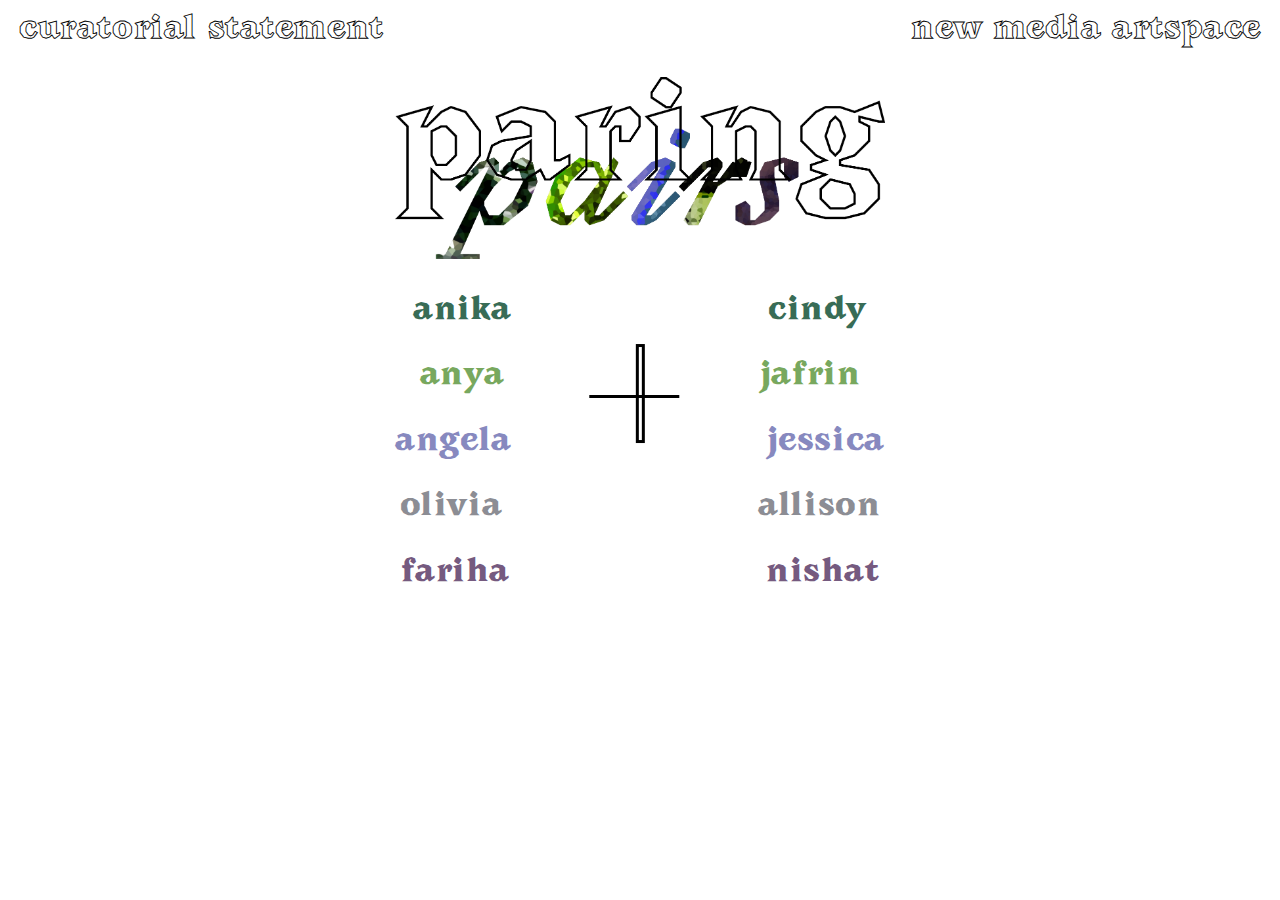
<file: index.html>
<!DOCTYPE html>
<html lang="en">

<head>
    <meta charset="UTF-8">
    <meta name="viewport" content="width=device-width, initial-scale=1.0">
    <title>Paring Pairs</title>
    <link rel="stylesheet" href="main.css">
    <link rel="preconnect" href="https://fonts.googleapis.com">
    <link rel="preconnect" href="https://fonts.gstatic.com" crossorigin>
    <link href="https://fonts.googleapis.com/css2?family=Proza+Libre:ital,wght@0,400;0,600;1,400;1,600&display=swap"
        rel="stylesheet">
</head>

<body>
    <nav><a href="curatorial-statement.html">Curatorial Statement</a><a href="https://newmediartspace.info">New Media
            Artspace</a></nav>
    <main>
        <header class="exhibition-title">
            <h1><img src="images/paring-pairs-title-final-2.png" alt="Paring Pairs"></img></h1>
        </header>
        <div class="artists-list">
            <div class="middle-icon">
                <div class="line1"></div>
                <div class="line2"></div>
            </div>

            <div class="artists-list-inner">
                <a href="leaves-for-limbs.html" class="artists-row anika-cindy-row">
                    <div class="artists-row-names">
                        <span>Anika</span>
                        <span>Cindy</span>
                    </div>
                    <div class="artists-subrow">Leaves for Limbs</div>
                </a>
                <a href="timewiththyme.html" class="artists-row anya-jafrin-row">
                    <div class="artists-row-names">
                        <span>Anya</span>
                        <span>Jafrin</span>
                    </div>
                    <div class="artists-subrow">@TimewithThyme</div>

                </a>
                <a href="changing-perspectives.html" class="artists-row angela-jessica-row">
                    <div class="artists-row-names">

                        <span>Angela</span>
                        <span>Jessica</span>
                    </div>
                    <div class="artists-subrow">Changing Perspectives</div>
                </a>
                <a href="discordant-harmony.html" class="artists-row olivia-allison-row">
                    <div class="artists-row-names">
                        <span>Olivia</span>
                        <span>Allison</span>
                    </div>
                    <div class="artists-subrow">Discordant Harmony</div>
                </a>

                <a href="intertwined.html" class="artists-row fariha-nishat-row">
                    <div class="artists-row-names">
                        <span>Fariha</span>
                        <span>Nishat</span>
                    </div>
                    <div class="artists-subrow">Intertwined</div>
                </a>

            </div>
        </div>
    </main>
    <script src="main.js"></script>
</body>

</html>
</file>
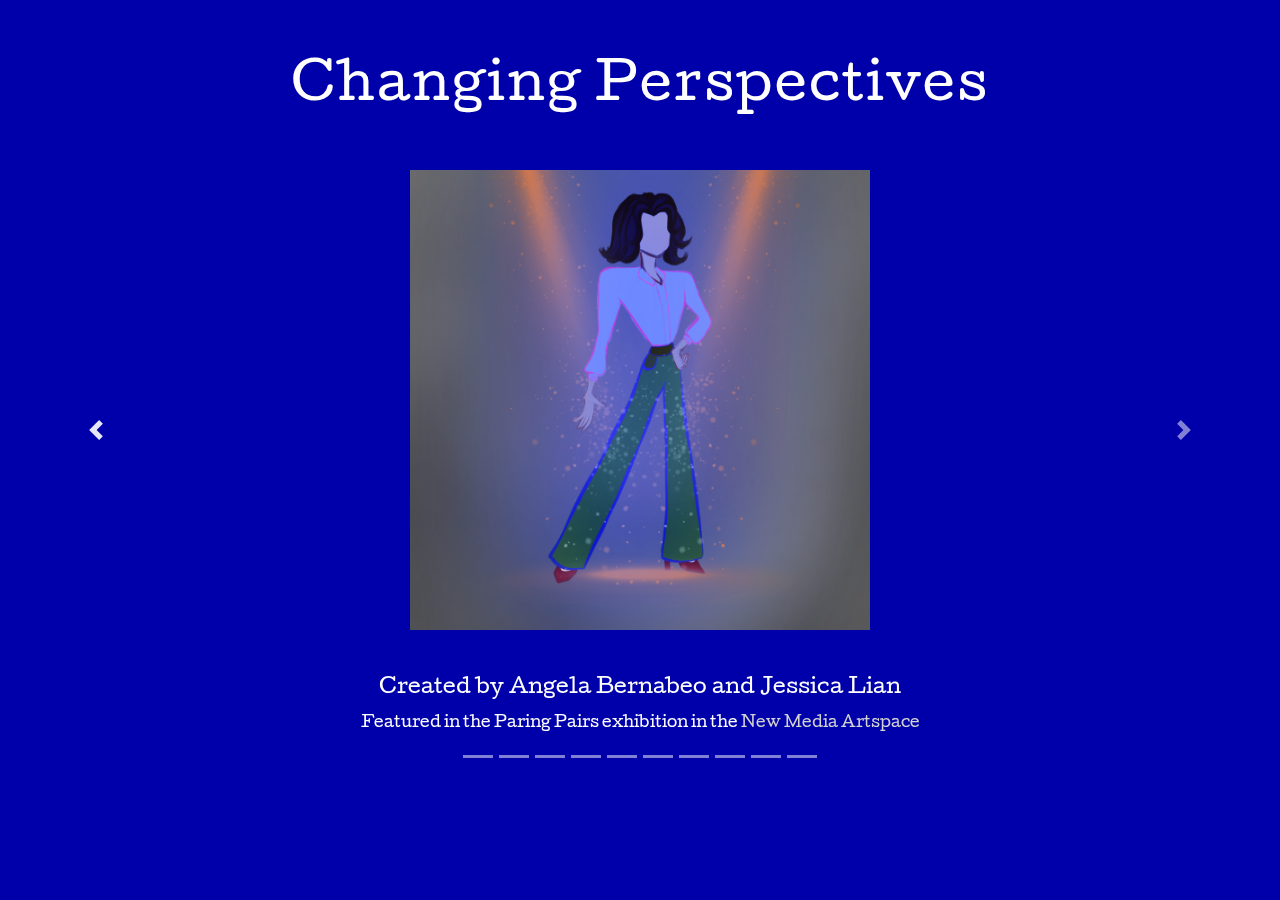
<file: changing-perspectives/index.html>
<!DOCTYPE html>
<html lang="en">
<head>
    <meta charset="UTF-8">
    <meta name="viewport" content="width=device-width, initial-scale=1.0">
    <title>Changing Perspectives</title>
    <link rel="icon" type="image/x-icon" href="images/favicon.ico">
    <link rel="stylesheet" href="https://stackpath.bootstrapcdn.com/bootstrap/4.5.2/css/bootstrap.min.css">
    <link rel="preconnect" href="https://fonts.googleapis.com">
    <link rel="preconnect" href="https://fonts.gstatic.com" crossorigin>
    <link href="https://fonts.googleapis.com/css2?family=Cutive&display=swap" rel="stylesheet">
    <link rel="stylesheet" href="styles.css"> 
</head>

<body>

<div id="myCarousel" class="carousel slide" data-ride="carousel" data-interval="10000">
  <div id="carouselExampleIndicators" class="carousel slide" data-ride="carousel">
    <ol class="carousel-indicators">
      <li data-target="#carouselExampleIndicators" data-slide-to="0"></li>
      <li data-target="#carouselExampleIndicators" data-slide-to="1"></li>
      <li data-target="#carouselExampleIndicators" data-slide-to="2"></li>
      <li data-target="#carouselExampleIndicators" data-slide-to="3"></li>
      <li data-target="#carouselExampleIndicators" data-slide-to="4"></li>
      <li data-target="#carouselExampleIndicators" data-slide-to="5"></li>
      <li data-target="#carouselExampleIndicators" data-slide-to="6"></li>
      <li data-target="#carouselExampleIndicators" data-slide-to="7"></li>
      <li data-target="#carouselExampleIndicators" data-slide-to="8"></li>
      <li data-target="#carouselExampleIndicators" data-slide-to="9"></li>
    </ol>
    <div class="carousel-inner">

      <!--title page-->
      <div class="carousel-item active">
      <div class="title_page_container">
        <div class="heading">
          <h1>Changing Perspectives</h1>
        </div>
        <div class="title_image">
          <img src="images/key_image.png" alt="Changing Perspectives Image" width="500">
        </div>
        <div class="names">
          Created by Angela Bernabeo and Jessica Lian
        </div>
        <div class="exhibition">
          Featured in the Paring Pairs exhibition in the <a href="https://www.newmediartspace.info/" target="_blank">New Media Artspace</a>
        </div>
      </div>
    </div>


      <!--1940s-->
      
        <div class="carousel-item">
          <div class="heading">
            <h1>1940s</h1>
          </div>
          
            <div class="gif-container">
                <img src="images/1940s-still.png" alt="1940s" loading="lazy">
                <details open>
                  <summary role="button" aria-label="static image"></summary>
                  <div class="object-and-details1">
                    <img src="images/1940s.gif" alt="1940s" loading="lazy">
                  </div>
                </details>
            </div>
            <div class="text-container">
                <p>In the 1940s, the term "computer" referred to the predominantly female workforce engaged in computational tasks, 
                  crucial for military and scientific efforts during World War II. This period emphasized women's central role in computing, 
                  treating programming as women's work. However, despite their critical contributions, these tasks were seen as low-status, 
                  reflecting societal perceptions that marginalized women's professional capabilities.
                </p>
            </div>
      </div>
      

        <!--1950s-->
        <div class="carousel-item">
          <div class="heading">
            <h1>1950s</h1>
          </div>
          <div class="gif-container">
            <img src="images/1950s-still.png" alt="1950s" loading="lazy">
            <details open>
              <summary role="button" aria-label="static image"></summary>
              <div class="object-and-details1">
                <img src="images/1950s.gif" alt="1950s" loading="lazy">
              </div>
            </details>
        </div>
          <div class="text-container">
              <p>As computing began to professionalize in the 1950s with the advent of machines like ENIAC and UNIVAC, 
                which were initially programmed by women, perceptions of computing shifted from manual, 
                clerical tasks to a technological and intellectual profession. This era marked the beginning of a transition, 
                subtly starting to alter the gender dynamics in computing, as the field gained prominence and recognition within state and industrial frameworks.
              </p>
          </div>
      </div>

        <!--1960s-->
        <div class="carousel-item">
          <div class="heading">
            <h1>1960s</h1>
          </div>
          <div class="gif-container">
            <img src="images/1960s-still.png" alt="1960s" loading="lazy">
            <details open>
              <summary role="button" aria-label="static image"></summary>
              <div class="object-and-details1">
                <img src="images/1960s.gif" alt="1960s" loading="lazy">
              </div>
            </details>
        </div>
          <div class="text-container">
              <p>The space race of the 1960s further advanced computing technology, associating computers with industrial and social modernity. 
                This period began to subtly push expectations toward young men to become the new experts in computer technology, particularly in roles like 
                system design, subtly sidelining women from emerging opportunities and recognition in the growing field of computer science.
              </p>
          </div>
      </div>

        <!--1970s-->
        <div class="carousel-item">
          <div class="heading">
            <h1>1970s</h1>
          </div>
          <div class="gif-container">
            <img src="images/1970s-still.png" alt="1970s" loading="lazy">
            <details open>
              <summary role="button" aria-label="static image"></summary>
              <div class="object-and-details1">
                <img src="images/1970s.gif" alt="1970s" loading="lazy">
              </div>
            </details>
        </div>
          <div class="text-container">
              <p>With the introduction of personal computers and GUIs in the 1970s, computing expanded into various industries, 
                marking the beginning of significant technological shifts. This decade saw the professionalization of computing, which, 
                through formalizing qualifications and roles, inadvertently began to displace women from the domains they had previously dominated, 
                pushing them towards software development, perceived as a less prestigious sector.
              </p>
          </div>
      </div>

        <!--1980s-->
        <div class="carousel-item">
          <div class="heading">
            <h1>1980s</h1>
          </div>
          <div class="gif-container">
            <img src="images/1980s-still.png" alt="1980s" loading="lazy">
            <details open>
              <summary role="button" aria-label="static image"></summary>
              <div class="object-and-details1">
                <img src="images/1980s.gif" alt="1980s" loading="lazy">
              </div>
            </details>
        </div>
          <div class="text-container">
              <p>The personal computer revolution of the 1980s profoundly impacted gender dynamics within computing. 
                The marketing of personal computers as tools for boys, coupled with cultural portrayals of computer geeks as predominantly male, 
                significantly reduced women's participation in computer science. This decline was a direct result of the growing perception of computing 
                as a male domain, heavily influenced by the era's marketing strategies and societal stereotypes.
              </p>
          </div>
      </div>

        <!--1990s-->
        <div class="carousel-item">
          <div class="heading">
            <h1>1990s</h1>
          </div>
          <div class="gif-container">
            <img src="images/1990s-still.png" alt="1990s" loading="lazy">
            <details open>
              <summary role="button" aria-label="static image"></summary>
              <div class="object-and-details1">
                <img src="images/1990s.gif" alt="1990s" loading="lazy">
              </div>
            </details>
        </div>
          <div class="text-container">
              <p>The 1990s witnessed significant technological advances, including the rise of the internet and the 
                proliferation of personal computing, which transformed the landscape of computer science. As the tech industry boomed,
                 initiatives were launched to counter the declining participation of women in computer science, with outreach programs, scholarships,
                  and efforts to make curricula more inclusive. However, despite these efforts, the rapid expansion of the tech industry was predominantly
                   male-driven. This period's technological advances, while groundbreaking, coincided with a persistently low representation of women in the 
                   field, reflecting broader systemic issues that continued to marginalize women in computing.
              </p>
          </div>
      </div>

        <!--2000s-->
        <div class="carousel-item">
          <div class="heading">
            <h1>2000s</h1>
          </div>
          <div class="gif-container">
            <img src="images/2000s-still.png" alt="2000s" loading="lazy">
            <details open>
              <summary role="button" aria-label="static image"></summary>
              <div class="object-and-details1">
                <img src="images/2000s.GIF" alt="2000s" loading="lazy">
              </div>
            </details>
        </div>
          <div class="text-container">
              <p>The 2000s saw the internet becoming ubiquitous, and digital technologies becoming integral to daily life and work, 
                further emphasizing the importance of computing skills. This era brought a heightened awareness of the gender gap in STEM fields, 
                including computer science. Initiatives like coding camps and mentorship programs were introduced to engage girls and young women, 
                aiming to bridge this gap. However, these efforts encountered significant challenges in overcoming entrenched societal and professional barriers. 
                The digital divide—the gap between those with easy access to digital technology and those without—mirrored and perhaps even exacerbated the 
                gender gap in computer science, as access to technology became increasingly linked to success in the field.
              </p>
          </div>
      </div>

        <!--2010s-->
        <div class="carousel-item">
          <div class="heading">
            <h1>2010s</h1>
          </div>
          <div class="gif-container">
            <img src="images/2010s-still.png" alt="2010s" loading="lazy">
            <details open>
              <summary role="button" aria-label="static image"></summary>
              <div class="object-and-details1">
                <img src="images/2010s.gif" alt="2010s" loading="lazy">
              </div>
            </details>
        </div>
          <div class="text-container">
              <p>The 2010s saw rapid tech innovation in AI, machine learning, and big data, transforming work and society. 
                There was a focus on diversity and inclusion in tech and academia, with campaigns promoting participation of underrepresented groups, 
                especially women, in STEM. Despite efforts, challenges remained in addressing power structures and exclusion. 
                Tech advancement underscored the importance of diverse perspectives, emphasizing the urgency of gender equality in computer science.
              </p>
          </div>
      </div> 

        <!--2020 - 2023-->
        <div class="carousel-item">
          <div class="heading">
            <h1>2020 - 2023</h1>
          </div>
          <div class="gif-container">
            <img src="images/2020s-still.png" alt="2020s" loading="lazy">
            <details open>
              <summary role="button" aria-label="static image"></summary>
              <div class="object-and-details1">
                <img src="images/2020s.gif" alt="2020s" loading="lazy">
              </div>
            </details>
        </div>
          <div class="text-container">
              <p>The early 2020s saw leaps in cloud computing, AI, and IoT, echoing past tech revolutions. 
                Yet, the era was defined by COVID-19, hastening digital adoption and reinforcing connectivity's importance. 
                Amid progress, the tech sector faced scrutiny for diversity gaps. Efforts to boost women and minority representation gained momentum, 
                echoing past contributions. Lessons from history fueled initiatives to foster inclusive cultures and dismantle barriers in STEM. 
                While some progress was made, underrepresentation among women and people of color persists. 
              </p>
          </div>
      </div>


    </div>

    <a class="carousel-control-prev" href="#carouselExampleIndicators" role="button" data-slide="prev">
      <span class="carousel-control-prev-icon" aria-hidden="true"></span>
      <span class="sr-only">Previous</span>
    </a>
    <a class="carousel-control-next" href="#carouselExampleIndicators" role="button" data-slide="next">
      <span class="carousel-control-next-icon" aria-hidden="true"></span>
      <span class="sr-only">Next</span>
    </a>
  </div>

<script src="https://code.jquery.com/jquery-3.5.1.slim.min.js"></script>
<script src="https://cdn.jsdelivr.net/npm/@popperjs/core@2.5.2/dist/umd/popper.min.js"></script>
<script src="https://stackpath.bootstrapcdn.com/bootstrap/4.5.2/js/bootstrap.min.js"></script>
<script src="function.js"></script>

</body>
</html>
</file>
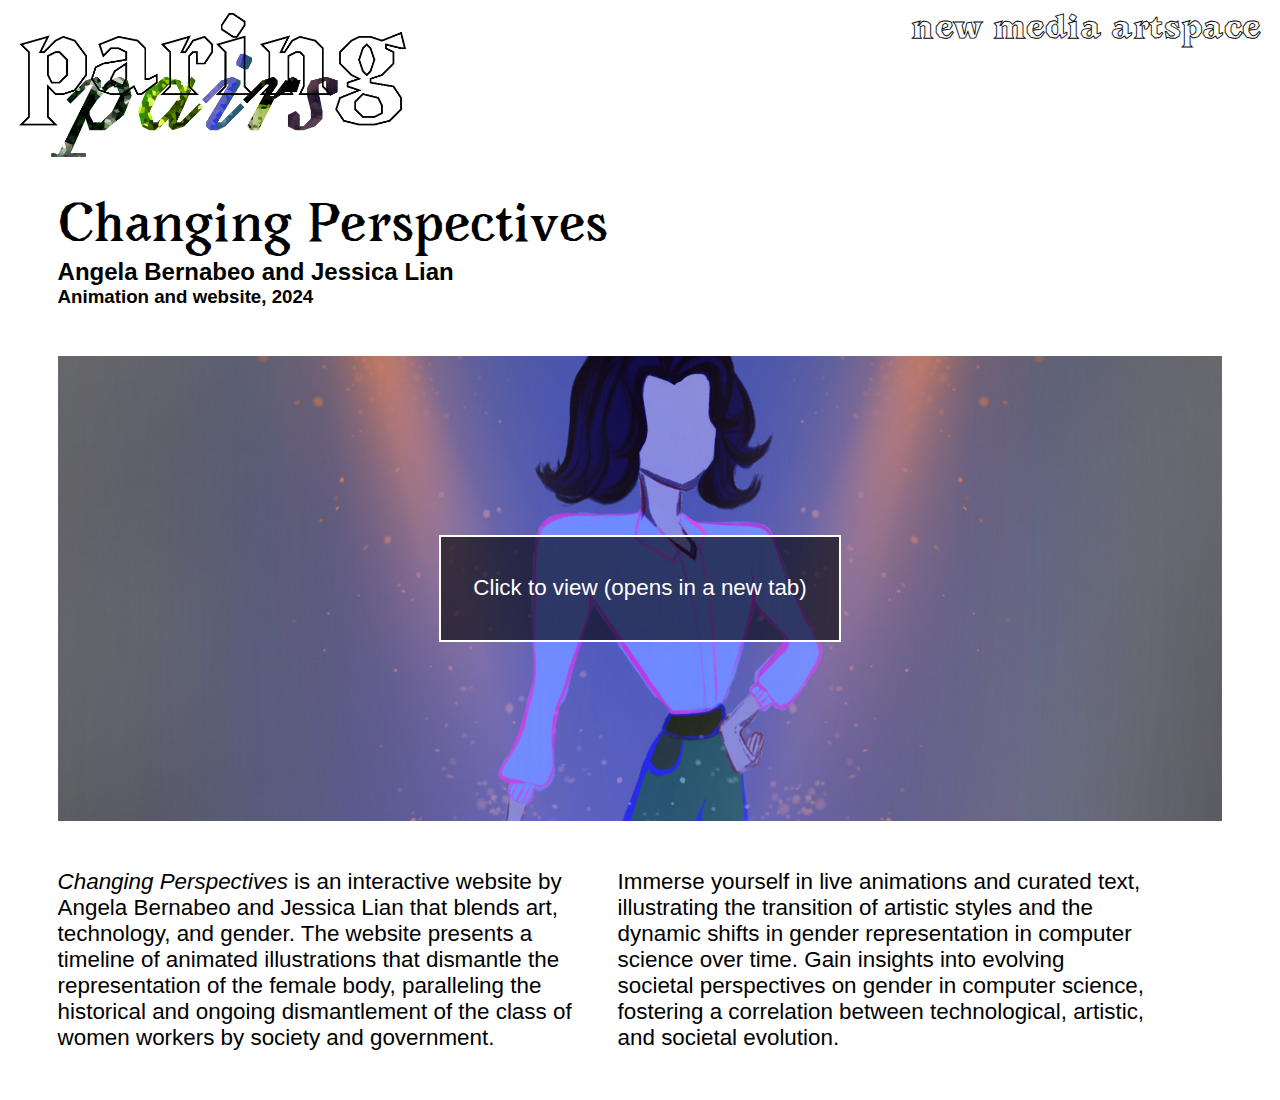
<file: changing-perspectives.html>
<!DOCTYPE html>
<html lang="en">

<head>
    <meta charset="UTF-8">
    <meta name="viewport" content="width=device-width, initial-scale=1.0">
    <title>Changing Perspectives - Paring Pairs</title>
    <link rel="stylesheet" href="main.css">

</head>

<body>
    <nav><a href="index.html" class="menu-home"><img src="images/paring-pairs-title-final-2.png"
                alt="Paring Pairs"></img></a><a href="https://newmediartspace.info">New Media Artspace</a></nav>
    <main>
        <header class="project-header">
            <h1>Changing Perspectives</h1>
            <h2>Angela Bernabeo and Jessica Lian</h2>
            <h3>Animation and website, 2024</h3>
        </header>
        <a href="changing-perspectives/index.html" target="_blank">
            <div class="image-container changing-perspectives-image">
                <div class="image-inner-container">
                    <img src="images/Angela_Jessica_image.jpg" />
                    <div class="image-overlay">
                        <p>Click to view (opens in a new tab)</p>
                    </div>

                </div>
            </div>
        </a>

        <div class="body-text">
            <p><em>Changing Perspectives </em>is an interactive website by Angela Bernabeo and Jessica Lian that blends
                art, technology, and gender. The website presents a timeline of animated illustrations that dismantle
                the representation of the female body, paralleling the historical and ongoing dismantlement of the class
                of women workers by society and government. Immerse yourself in live animations and curated text,
                illustrating the transition of artistic styles and the dynamic shifts in gender representation in
                computer science over time. Gain insights into evolving societal perspectives on gender in computer
                science, fostering a correlation between technological, artistic, and societal evolution.</p>
        </div>
    </main>
    <script src="https://code.jquery.com/jquery-3.6.1.slim.min.js"
        integrity="sha256-w8CvhFs7iHNVUtnSP0YKEg00p9Ih13rlL9zGqvLdePA=" crossorigin="anonymous"></script>
    <script src="main.js"></script>

</body>

</html>
</file>
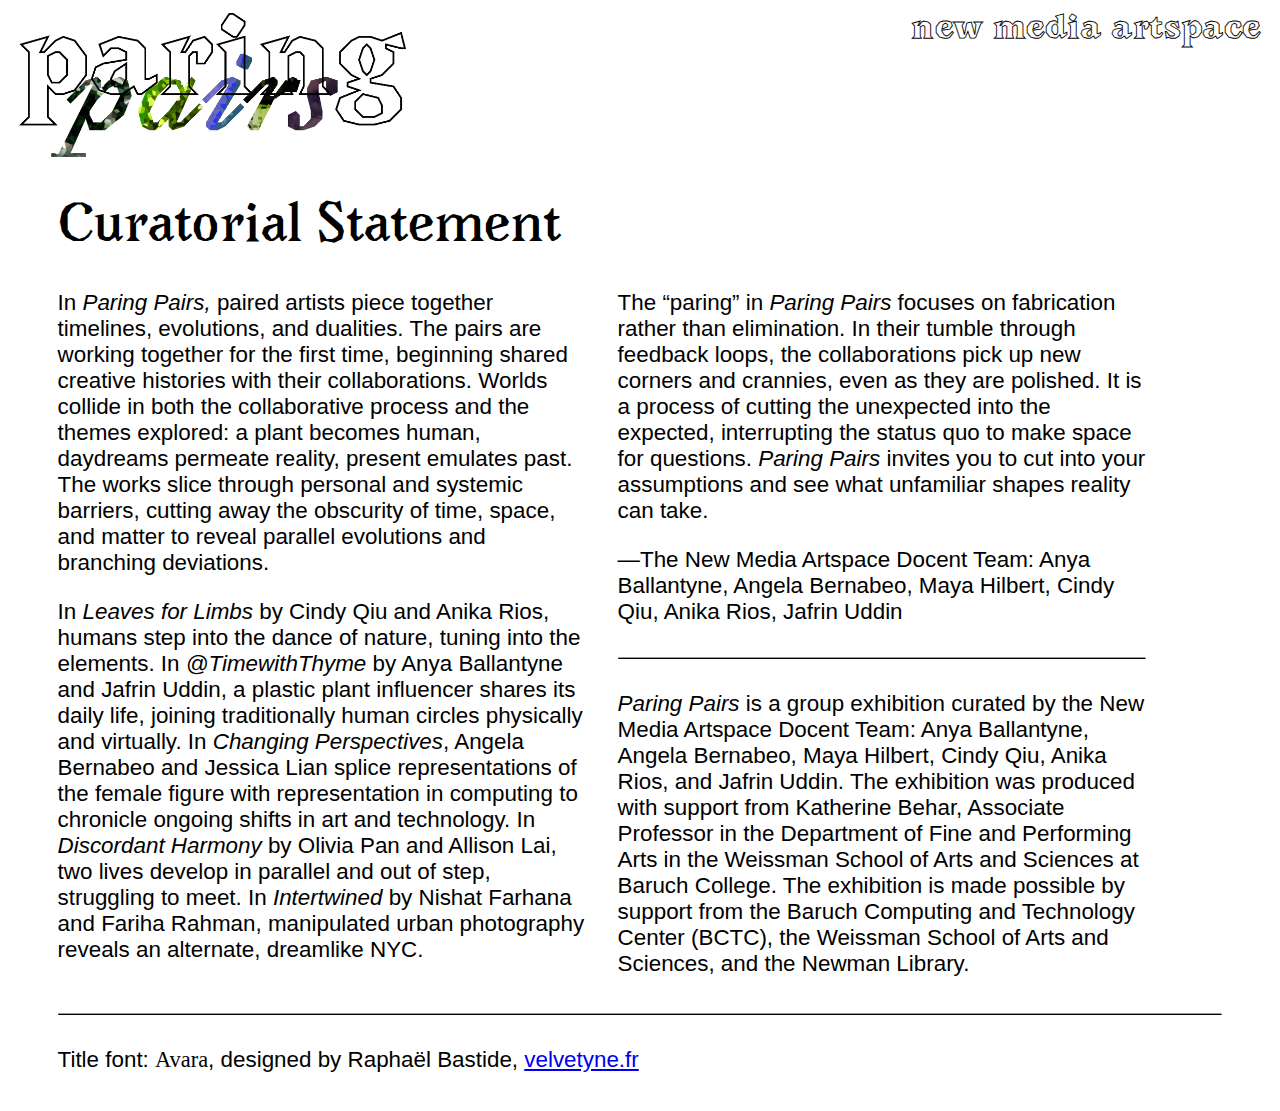
<file: curatorial-statement.html>
<!DOCTYPE html>
<html lang="en">

<head>
    <meta charset="UTF-8">
    <meta name="viewport" content="width=device-width, initial-scale=1.0">
    <title>Curatorial Statement - Paring Pairs</title>
    <link rel="stylesheet" href="main.css">

</head>

<body>
    <nav><a href="index.html" class="menu-home"><img src="images/paring-pairs-title-final-2.png"
                alt="Paring Pairs"></img></a><a href="https://newmediartspace.info">New Media Artspace</a></nav>
    <main>
        <header>
            <h1>Curatorial Statement</h1>
        </header>
        <div class="body-text">
            <p>In <em>Paring Pairs, </em>paired artists piece together timelines, evolutions, and dualities. The pairs
                are working together for the first time, beginning shared creative histories with their collaborations.
                Worlds collide in both the collaborative process and the themes explored: a plant becomes human,
                daydreams permeate reality, present emulates past. The works slice through personal and systemic
                barriers, cutting away the obscurity of time, space, and matter to reveal parallel evolutions and
                branching deviations.&nbsp;</p>
            <p>In <em>Leaves for Limbs</em> by Cindy Qiu and Anika Rios, humans step into the dance of nature, tuning
                into the elements. In <em>@TimewithThyme</em> by Anya Ballantyne and Jafrin Uddin, a plastic plant
                influencer shares its daily life, joining traditionally human circles physically and virtually. In
                <em>Changing Perspectives</em>, Angela Bernabeo and Jessica Lian splice representations of the female
                figure with representation in computing to chronicle ongoing shifts in art and technology. In
                <em>Discordant Harmony </em>by Olivia Pan and Allison Lai, two lives develop in parallel and out of
                step, struggling to meet. In <em>Intertwined </em>by Nishat Farhana and Fariha Rahman, manipulated urban
                photography reveals an alternate, dreamlike NYC.
            </p>
            <p>The &ldquo;paring&rdquo; in <em>Paring Pairs</em> focuses on fabrication rather than elimination. In
                their tumble through feedback loops, the collaborations pick up new corners and crannies, even as they
                are polished. It is a process of cutting the unexpected into the expected, interrupting the status quo
                to make space for questions. <em>Paring Pairs </em>invites you to cut into your assumptions and see what
                unfamiliar shapes reality can take.</p>
            <p>&mdash;The New Media Artspace Docent Team: Anya Ballantyne, Angela Bernabeo, Maya Hilbert, Cindy Qiu,
                Anika Rios, Jafrin Uddin</p>
            <hr>
            <p><i><span>Paring Pairs</span></i><span> is a group exhibition curated by the New Media Artspace
                    Docent Team: Anya
                    Ballantyne, Angela Bernabeo, Maya Hilbert, Cindy Qiu, Anika Rios, and Jafrin Uddin. The exhibition
                    was
                    produced with support from Katherine Behar, Associate Professor in the Department of Fine and
                    Performing
                    Arts in the Weissman School of Arts and Sciences at Baruch College. The exhibition is made possible
                    by
                    support from the Baruch Computing and Technology Center (BCTC), the Weissman School of Arts and
                    Sciences, and the Newman Library. </span></p>
        </div>
        <hr>
        <p>Title font: <span style="font-family: 'Avara'">Avara</span>, designed by Raphaël Bastide, <a
                href="https://velvetyne.fr">velvetyne.fr</a></p>

    </main>
    <script src="main.js"></script>
</body>

</html>
</file>
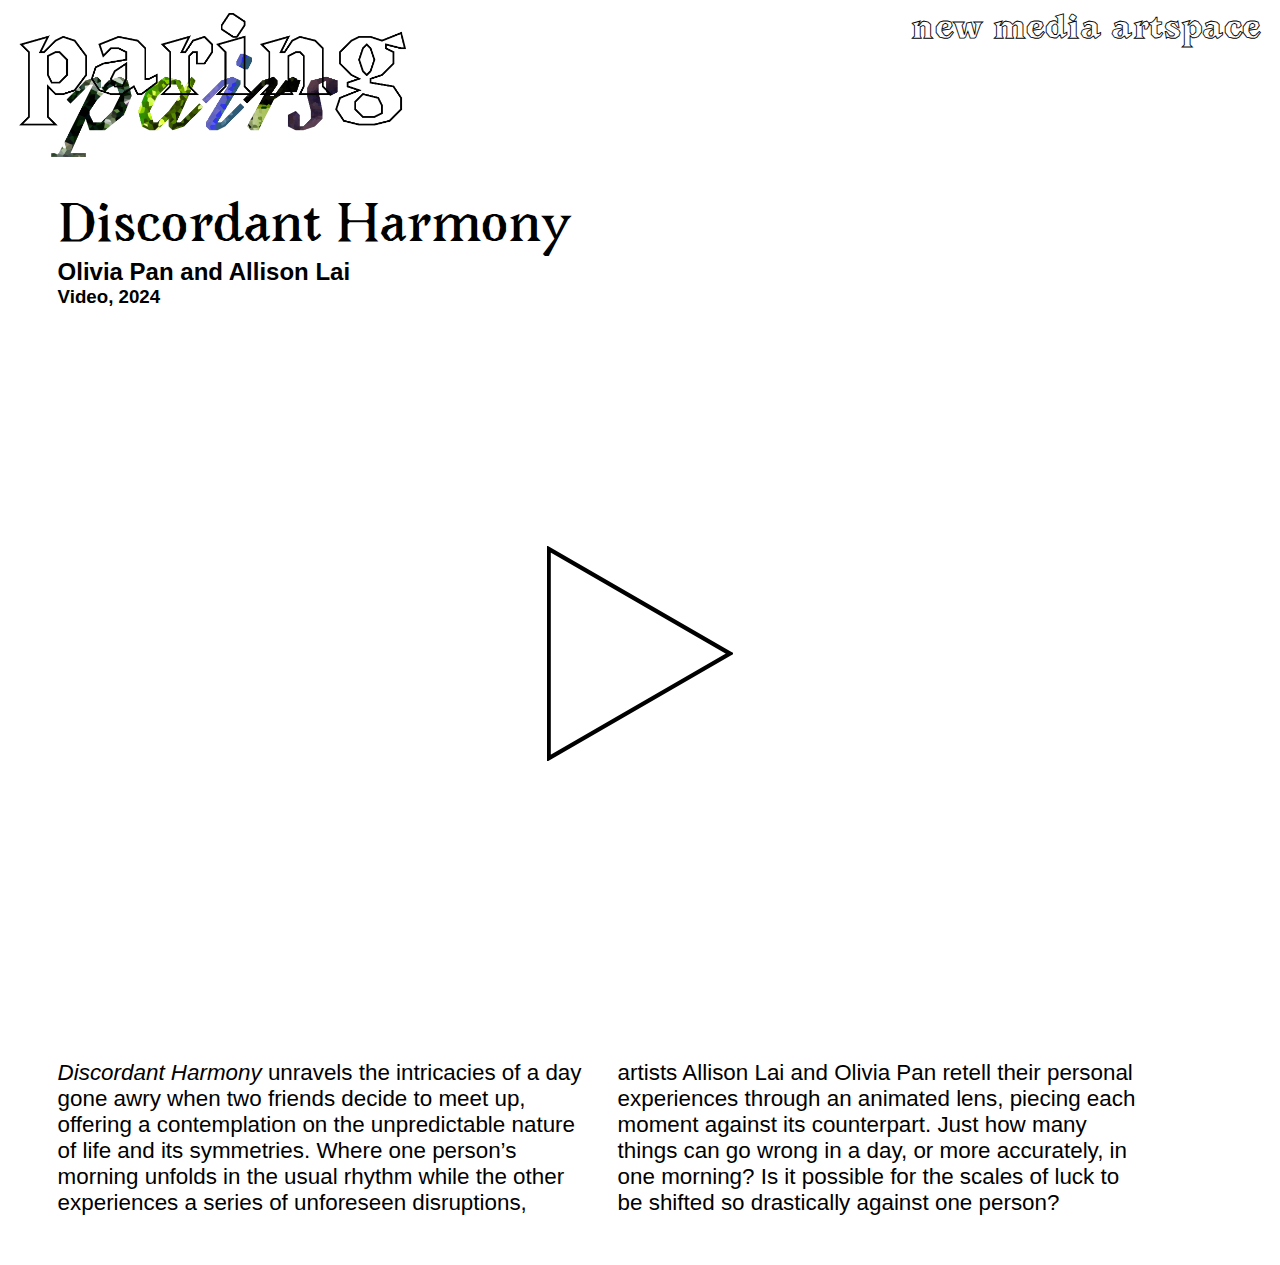
<file: discordant-harmony.html>
<!DOCTYPE html>
<html lang="en">

<head>
    <meta charset="UTF-8">
    <meta name="viewport" content="width=device-width, initial-scale=1.0">
    <title>Discordant Harmony - Paring Pairs</title>
    <link rel="stylesheet" href="main.css">

</head>

<body class="discordant-page">
    <nav><a href="index.html" class="menu-home"><img src="images/paring-pairs-title-final-2.png"
                alt="Paring Pairs"></img></a><a href="https://newmediartspace.info">New Media Artspace</a></nav>
    <main>
        <header class="project-header">
            <h1>Discordant Harmony</h1>
            <h2>Olivia Pan and Allison Lai</h2>
            <h3>Video, 2024</h3>
        </header>
        <div class="vid-container">
            <div class="playbutton">
                <div class="playbutton-icon"><svg xmlns="http://www.w3.org/2000/svg" viewBox="0 0 278.99 322.15">
                        <path d="M273.99 161.08 2.5 4.33v313.49l271.49-156.74z" />
                    </svg>
                </div>
            </div>
            <iframe
                src="https://player.vimeo.com/video/912430328?badge=0&amp;autopause=0&amp;player_id=0&amp;app_id=58479"
                frameborder="0" allow="autoplay; fullscreen" allowfullscreen title=""></iframe>
        </div>
        <script src="https://player.vimeo.com/api/player.js"></script>
        <div class="body-text">
            <p><em>Discordant Harmony</em> unravels the intricacies of a day gone awry when two friends decide to meet
                up, offering a contemplation on the unpredictable nature of life and its symmetries. Where one
                person&rsquo;s morning unfolds in the usual rhythm while the other experiences a series of unforeseen
                disruptions, artists Allison Lai and Olivia Pan retell their personal experiences through an animated
                lens, piecing each moment against its counterpart. Just how many things can go wrong in a day, or more
                accurately, in one morning? Is it possible for the scales of luck to be shifted so drastically against
                one person?</p>
        </div>
    </main>
    <script src="https://code.jquery.com/jquery-3.6.1.slim.min.js"
        integrity="sha256-w8CvhFs7iHNVUtnSP0YKEg00p9Ih13rlL9zGqvLdePA=" crossorigin="anonymous"></script>
    <script src="main.js"></script>

</body>

</html>
</file>
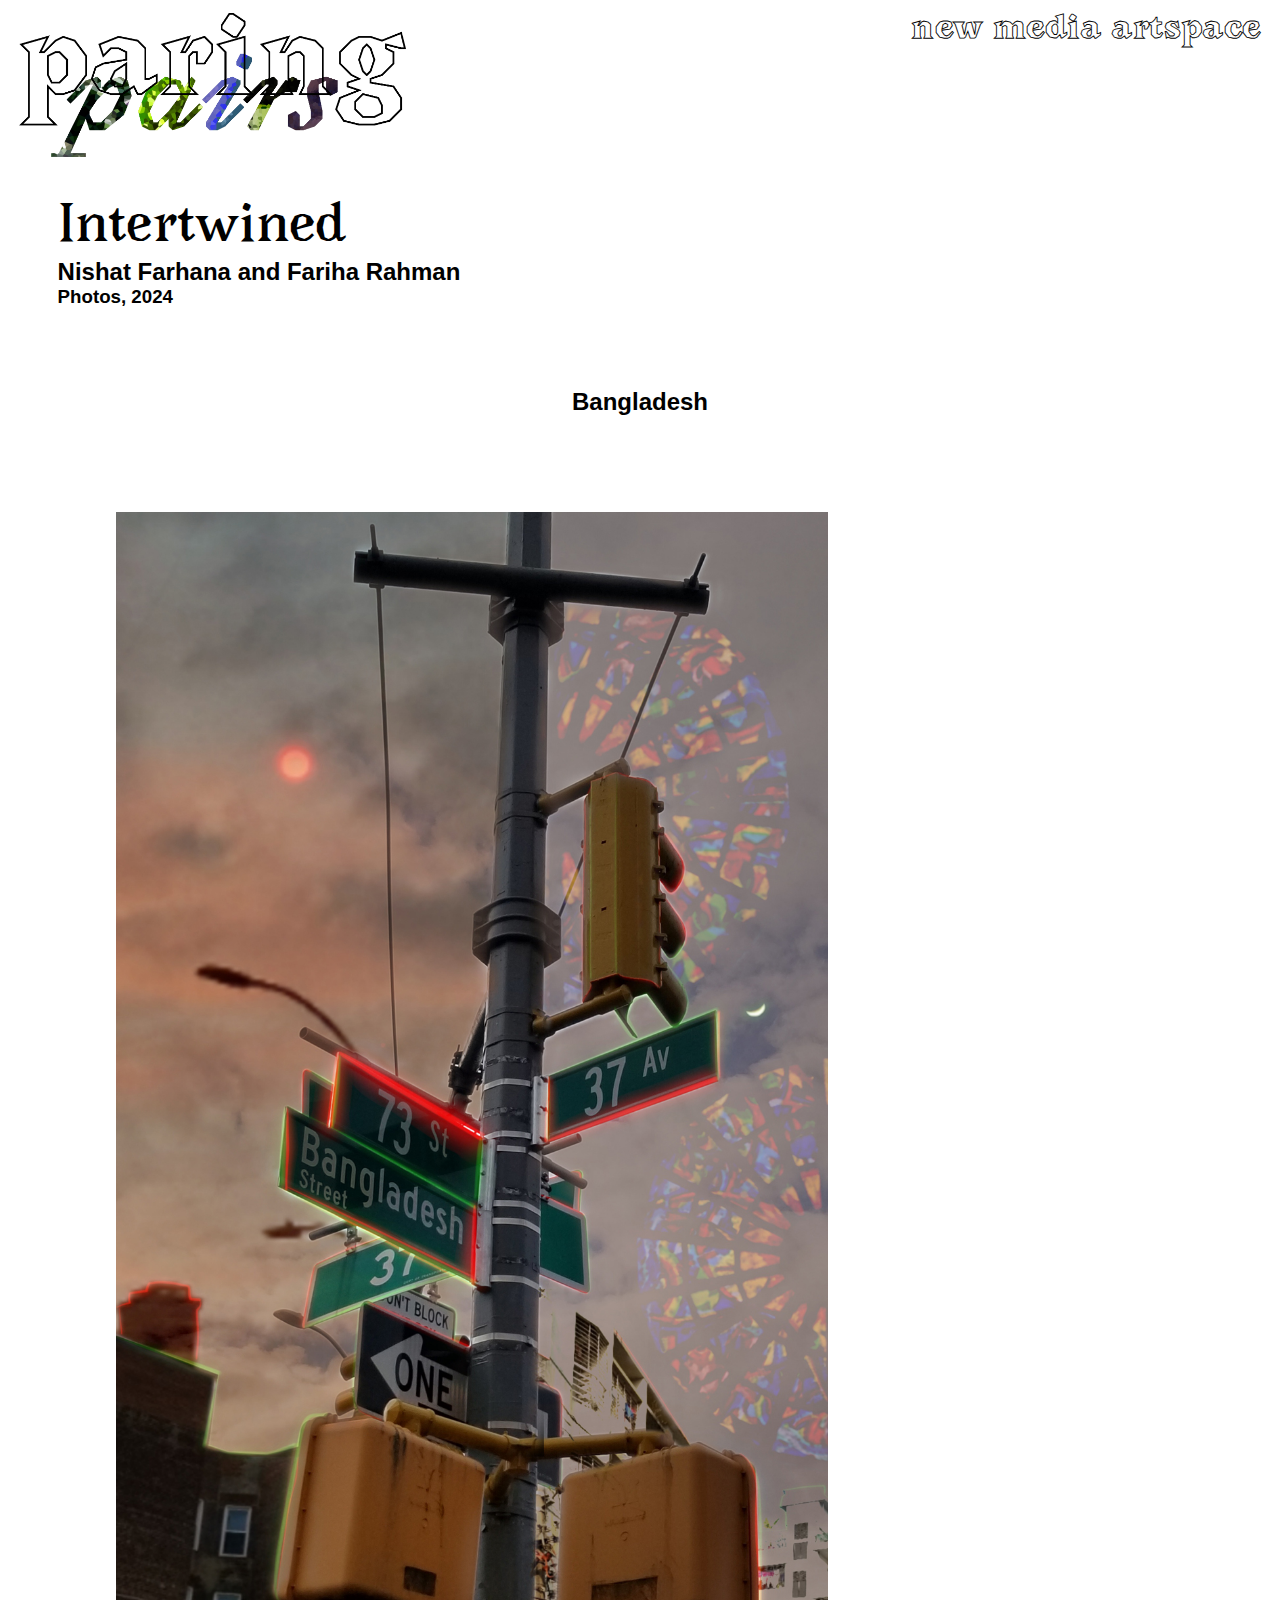
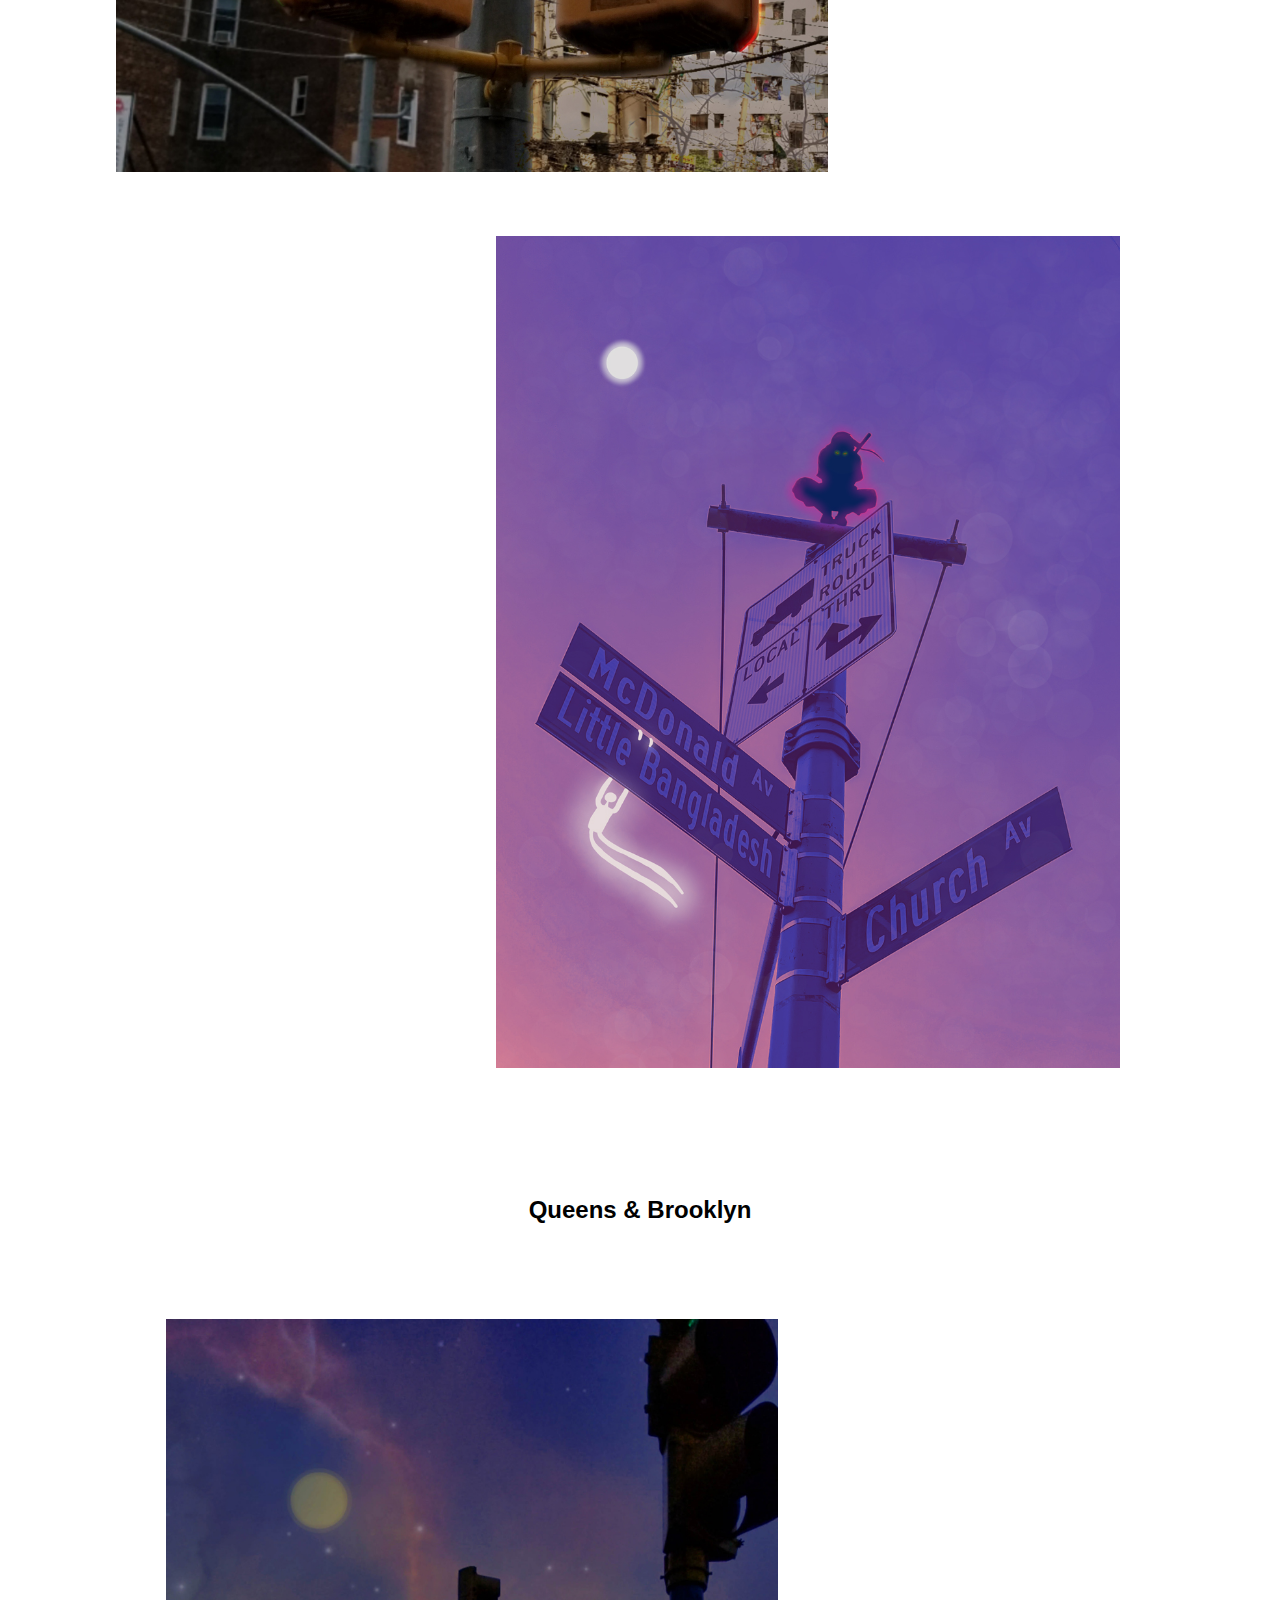
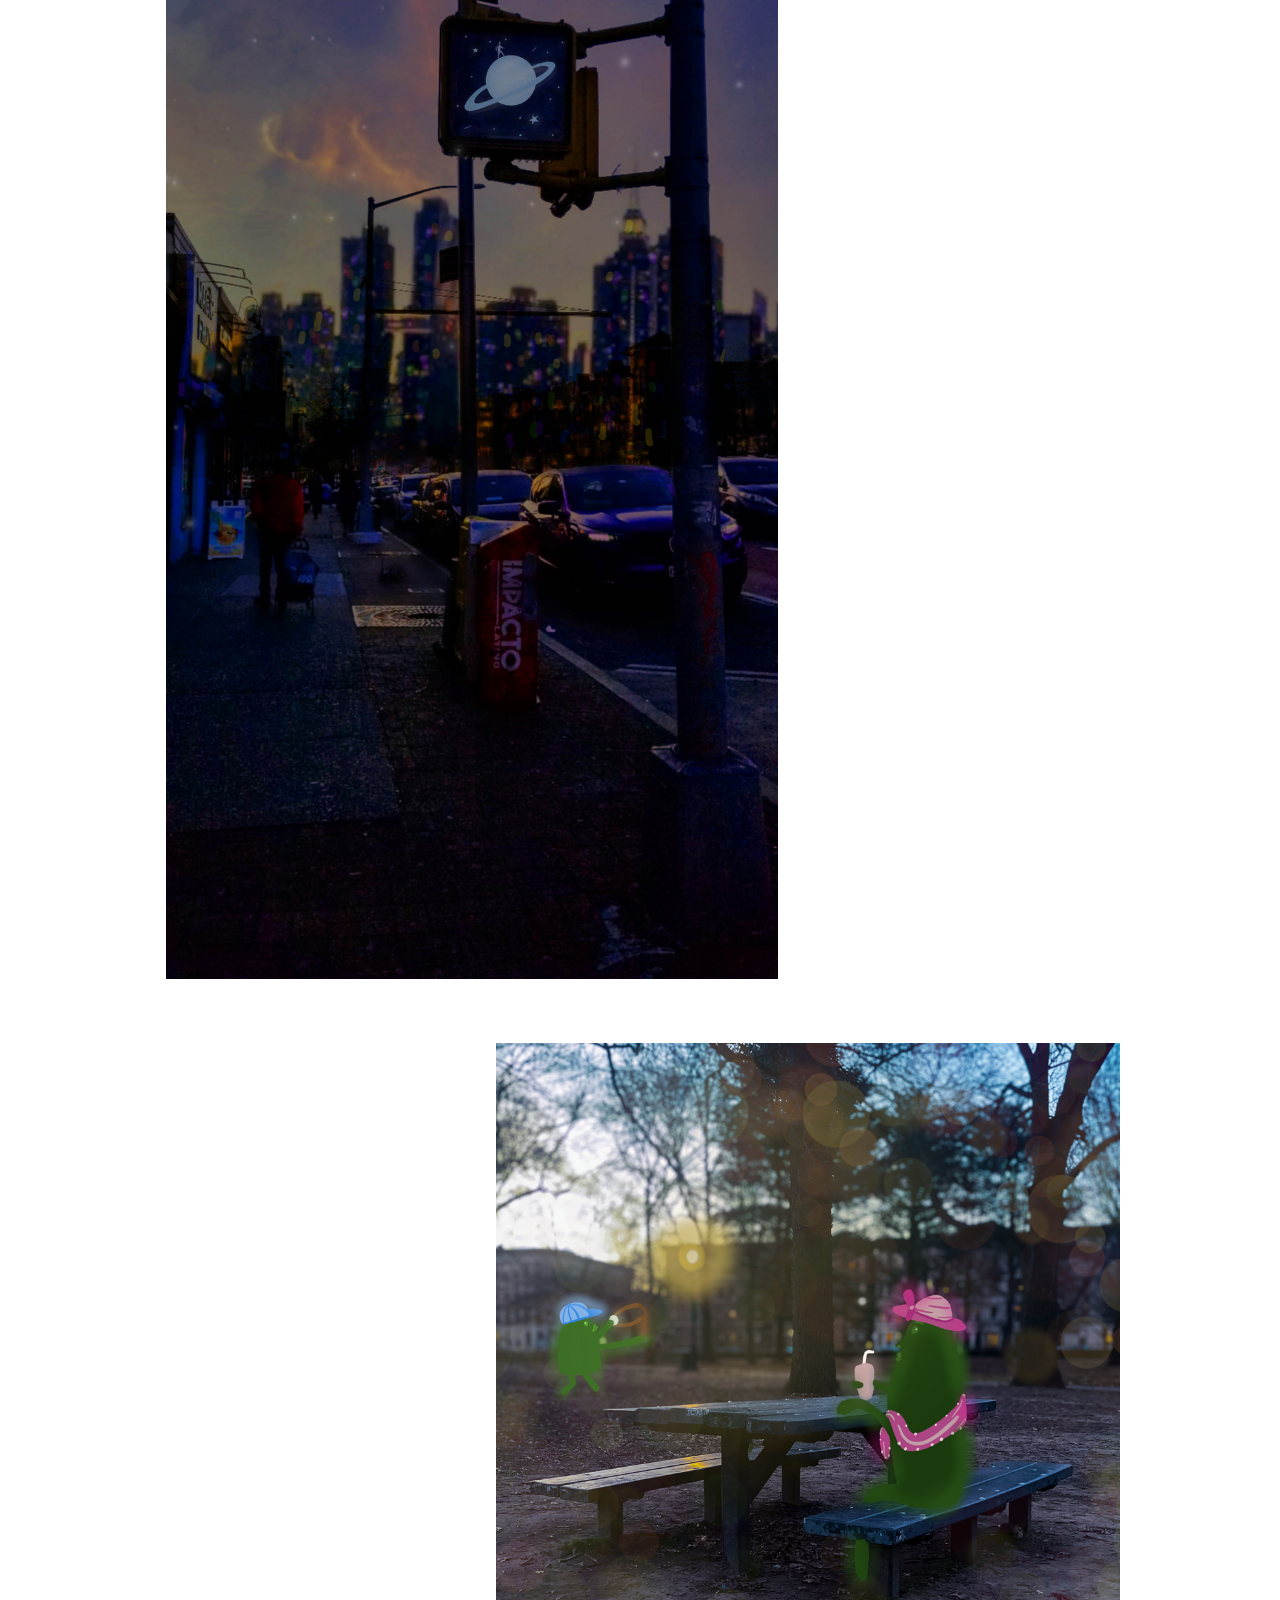
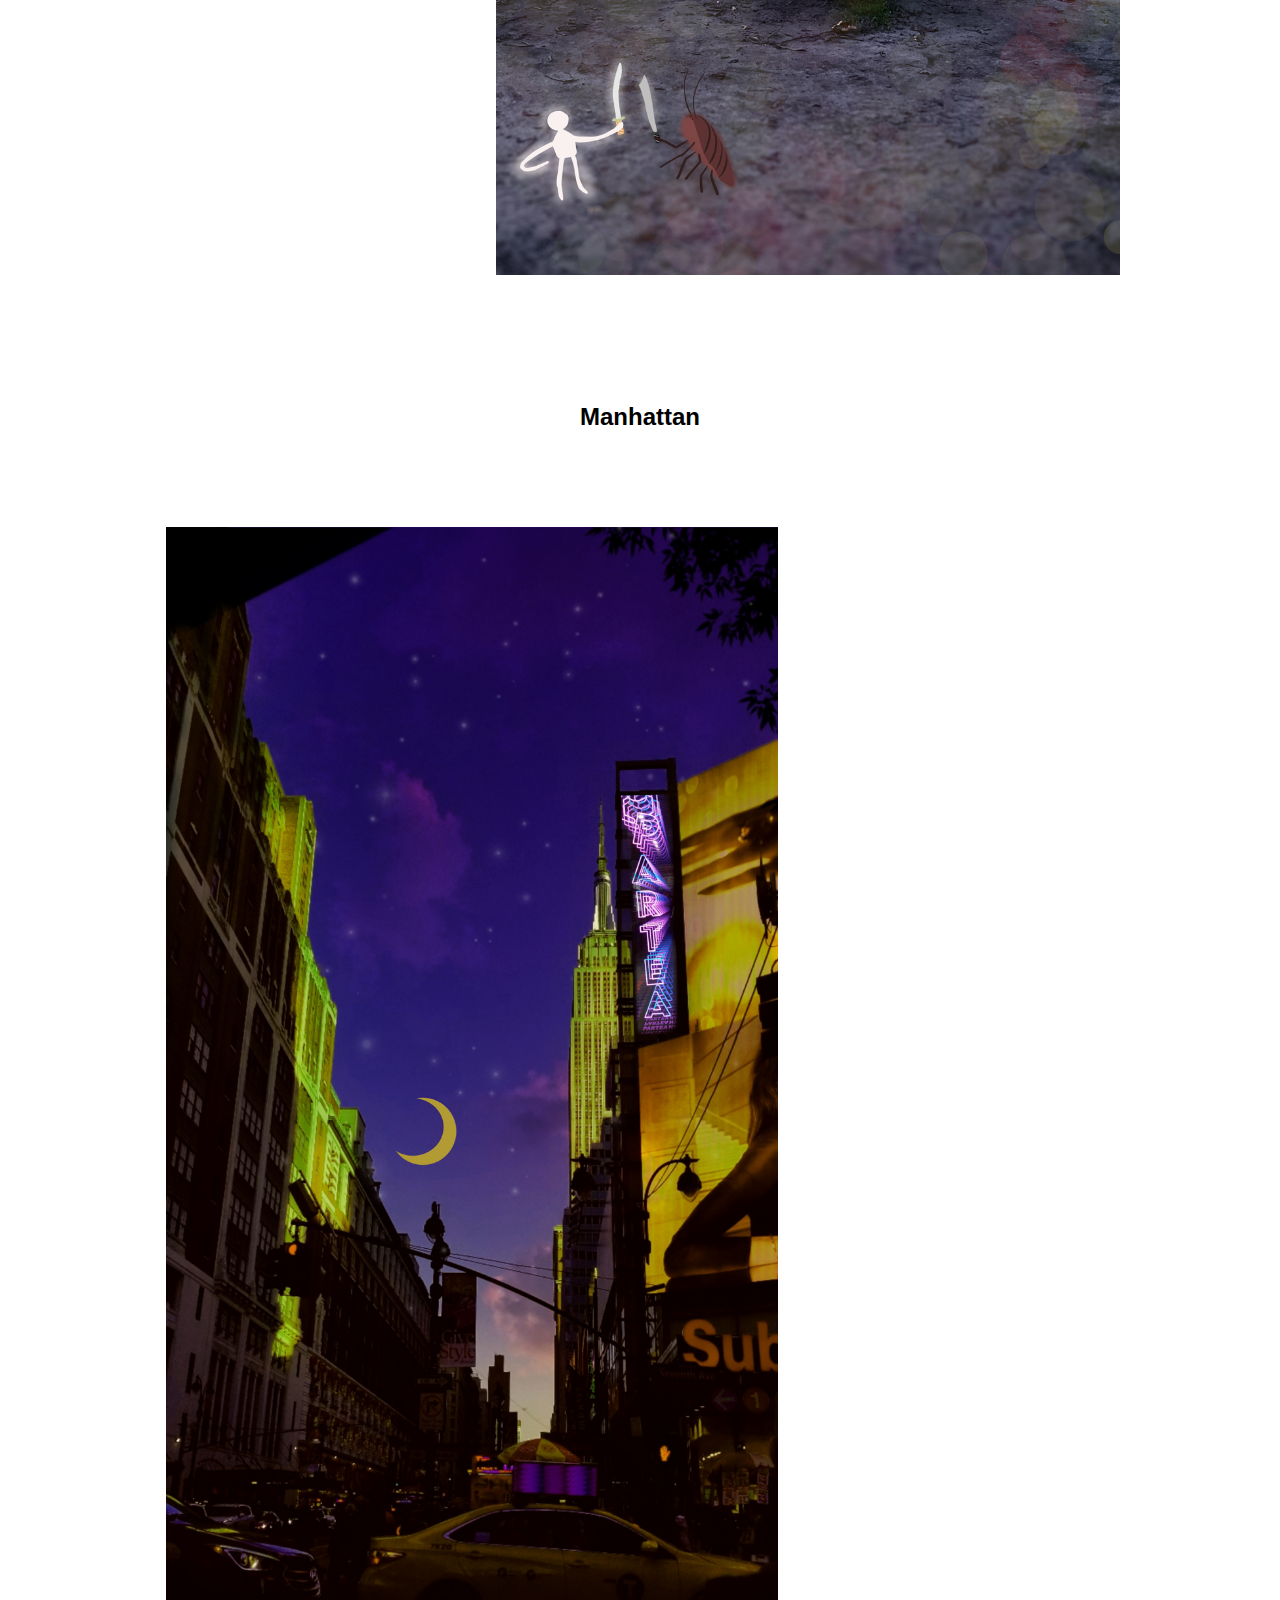
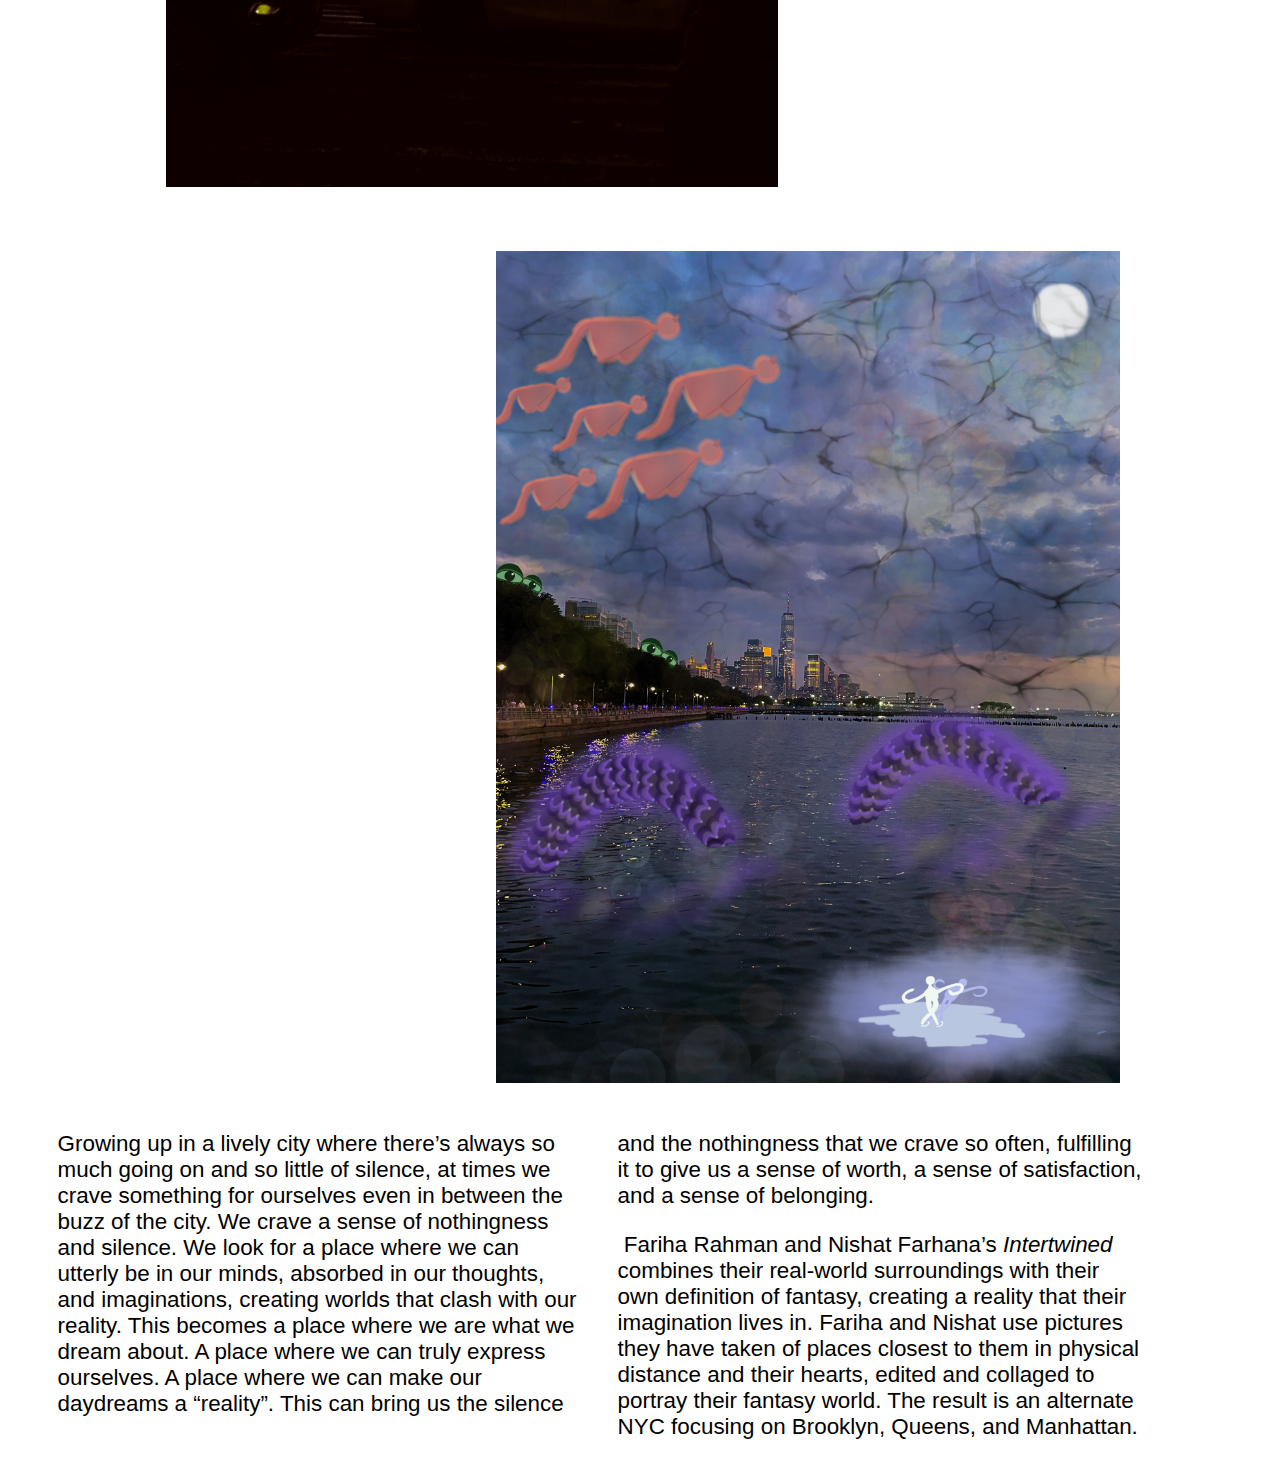
<file: intertwined.html>
<!DOCTYPE html>
<html lang="en">

<head>
    <meta charset="UTF-8">
    <meta name="viewport" content="width=device-width, initial-scale=1.0">
    <title>Intertwined - Paring Pairs</title>
    <link rel="stylesheet" href="main.css">

</head>

<body>
    <nav><a href="index.html" class="menu-home"><img src="images/paring-pairs-title-final-2.png"
                alt="Paring Pairs"></img></a><a href="https://newmediartspace.info">New Media Artspace</a></nav>
    <main>
        <header class="project-header">
            <h1>Intertwined</h1>
            <h2>Nishat Farhana and Fariha Rahman</h2>
            <h3>Photos, 2024</h3>
        </header>
        <div class="image-container intertwined-images">
            <div class="image-inner-container">
                <div class="image-group">
                    <h4>Bangladesh</h4>
                    <img src="images/intertwined-1-01.jpg" />
                    <img src="images/intertwined-1-02.jpg" />
                </div>
                <div class="image-group">
                    <h4>Queens & Brooklyn</h4>
                    <img src="images/intertwined-2-01.jpg" />
                    <img src="images/intertwined-2-02.jpg" />
                </div>
                <div class="image-group">
                    <h4>Manhattan</h4>
                    <img src="images/intertwined-3-01.jpg" />
                    <img src="images/intertwined-3-02.jpg" />
                </div>
            </div>
        </div>
        <div class="body-text">
            <p>Growing up in a lively city where there&rsquo;s always so much going on and so little of silence, at
                times we crave something for ourselves even in between the buzz of the city. We crave a sense of
                nothingness and silence. We look for a place where we can utterly be in our minds, absorbed in our
                thoughts, and imaginations, creating worlds that clash with our reality. This becomes a place where we
                are what we dream about. A place where we can truly express ourselves. A place where we can make our
                daydreams a &ldquo;reality&rdquo;. This can bring us the silence and the nothingness that we crave so
                often, fulfilling it to give us a sense of worth, a sense of satisfaction, and a sense of
                belonging.&nbsp;</p>
            <p>&nbsp;Fariha Rahman and Nishat Farhana&rsquo;s <em>Intertwined</em> combines their real-world
                surroundings with their own definition of fantasy, creating a reality that their imagination lives in.
                Fariha and Nishat use pictures they have taken of places closest to them in physical distance and their
                hearts, edited and collaged to portray their fantasy world. The result is an alternate NYC focusing on
                Brooklyn, Queens, and Manhattan.</p>
        </div>
    </main>
    <script src="https://code.jquery.com/jquery-3.6.1.slim.min.js"
        integrity="sha256-w8CvhFs7iHNVUtnSP0YKEg00p9Ih13rlL9zGqvLdePA=" crossorigin="anonymous"></script>
    <script src="main.js"></script>

</body>

</html>
</file>
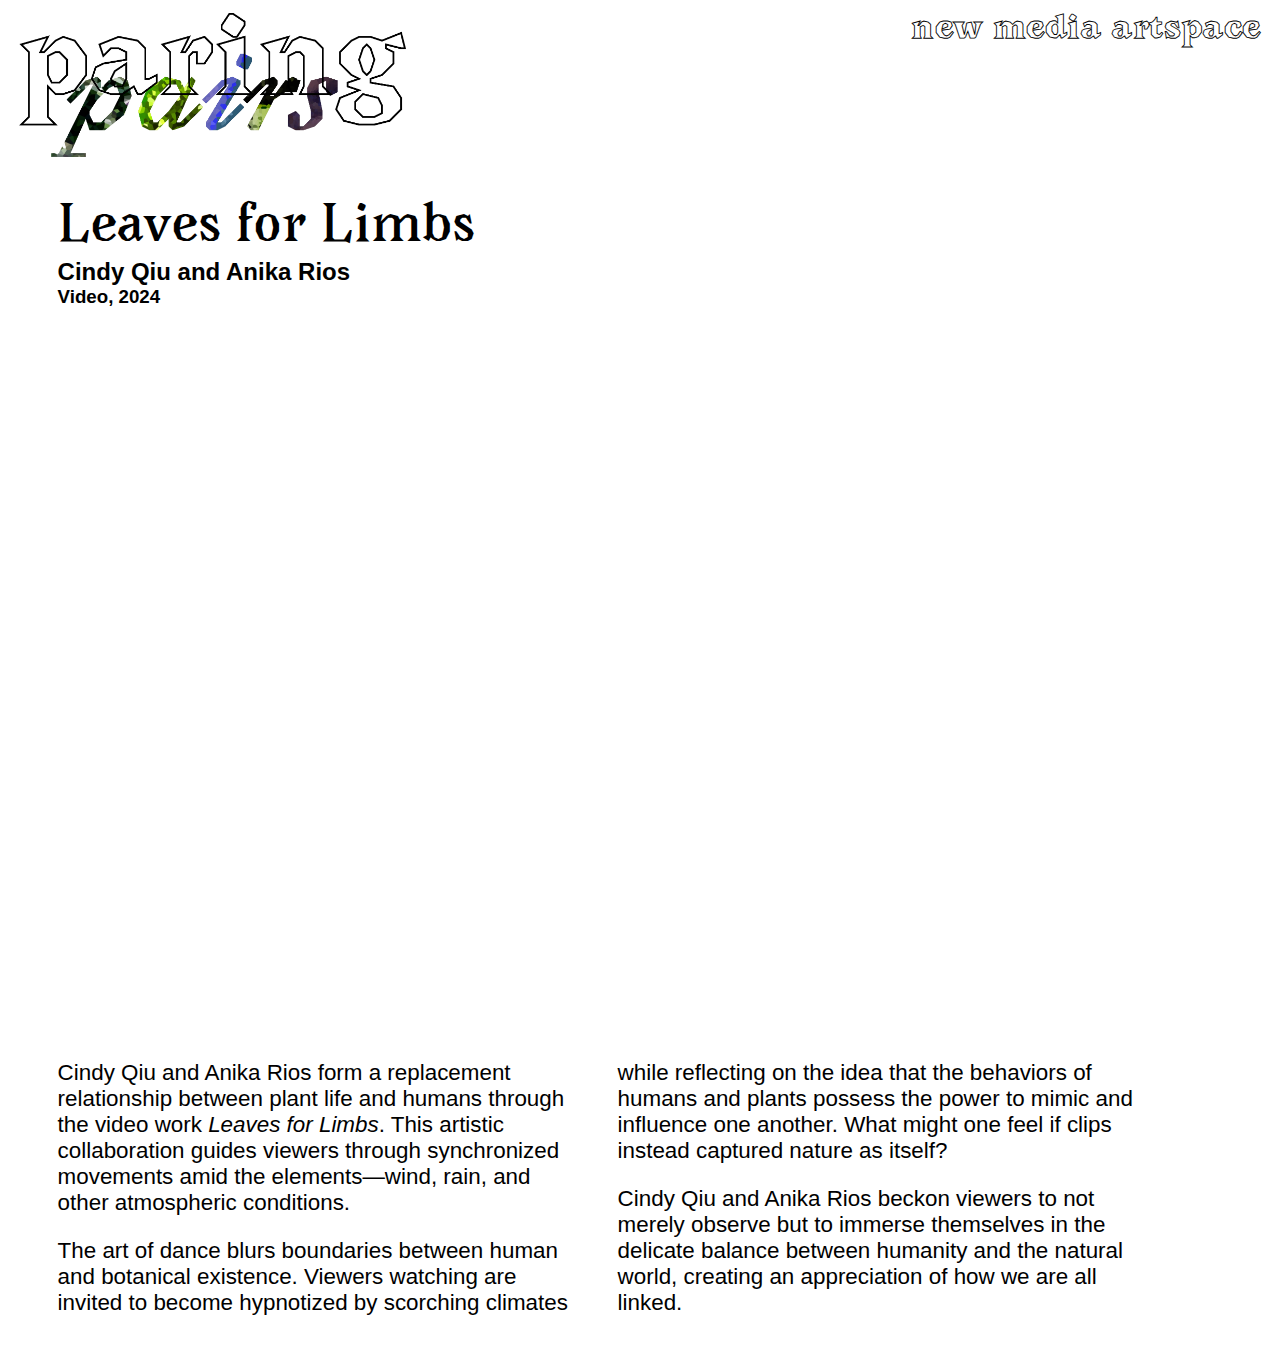
<file: leaves-for-limbs.html>
<!DOCTYPE html>
<html lang="en">

<head>
    <meta charset="UTF-8">
    <meta name="viewport" content="width=device-width, initial-scale=1.0">
    <title>Leaves for Limbs - Paring Pairs</title>
    <link rel="stylesheet" href="main.css">

</head>

<body>
    <nav><a href="index.html" class="menu-home"><img src="images/paring-pairs-title-final-2.png"
                alt="Paring Pairs"></img></a><a href="https://newmediartspace.info">New Media Artspace</a></nav>
    <main>
        <header class="project-header">
            <h1>Leaves for Limbs</h1>
            <h2>Cindy Qiu and Anika Rios</h2>
            <h3>Video, 2024</h3>
        </header>
        <div class="vid-container">
            <div class="playbutton">
                <div class="playbutton-icon"><svg xmlns="http://www.w3.org/2000/svg" viewBox="0 0 278.99 322.15">
                        <path d="M273.99 161.08 2.5 4.33v313.49l271.49-156.74z" />
                    </svg>
                </div>
            </div>
            <iframe
                src="https://player.vimeo.com/video/912489444?badge=0&amp;autopause=0&amp;player_id=0&amp;app_id=58479"
                frameborder="0" allow="autoplay; fullscreen" allowfullscreen title=""></iframe>
        </div>
        <script src="https://player.vimeo.com/api/player.js"></script>
        <div class="body-text">
            <p>Cindy Qiu and Anika Rios form a replacement relationship between plant
                life and humans through the video work <em>Leaves for
                    Limbs</em>. This artistic collaboration guides viewers
                through synchronized movements amid the elements&mdash;wind, rain, and other atmospheric
                conditions.</p>
            <p>The art of dance blurs boundaries between human and botanical existence.
                Viewers watching are invited to become hypnotized by scorching climates while reflecting on the idea
                that the behaviors of humans and plants possess the power to mimic and influence one another. What
                might one feel if clips instead captured nature as itself?</p>
            <p>Cindy Qiu and Anika Rios beckon viewers to not merely observe but to
                immerse themselves in the delicate balance between humanity and the natural world, creating an
                appreciation of how we are all linked.</p>
        </div>
    </main>
    <script src="https://code.jquery.com/jquery-3.6.1.slim.min.js"
        integrity="sha256-w8CvhFs7iHNVUtnSP0YKEg00p9Ih13rlL9zGqvLdePA=" crossorigin="anonymous"></script>
    <script src="main.js"></script>

</body>

</html>
</file>
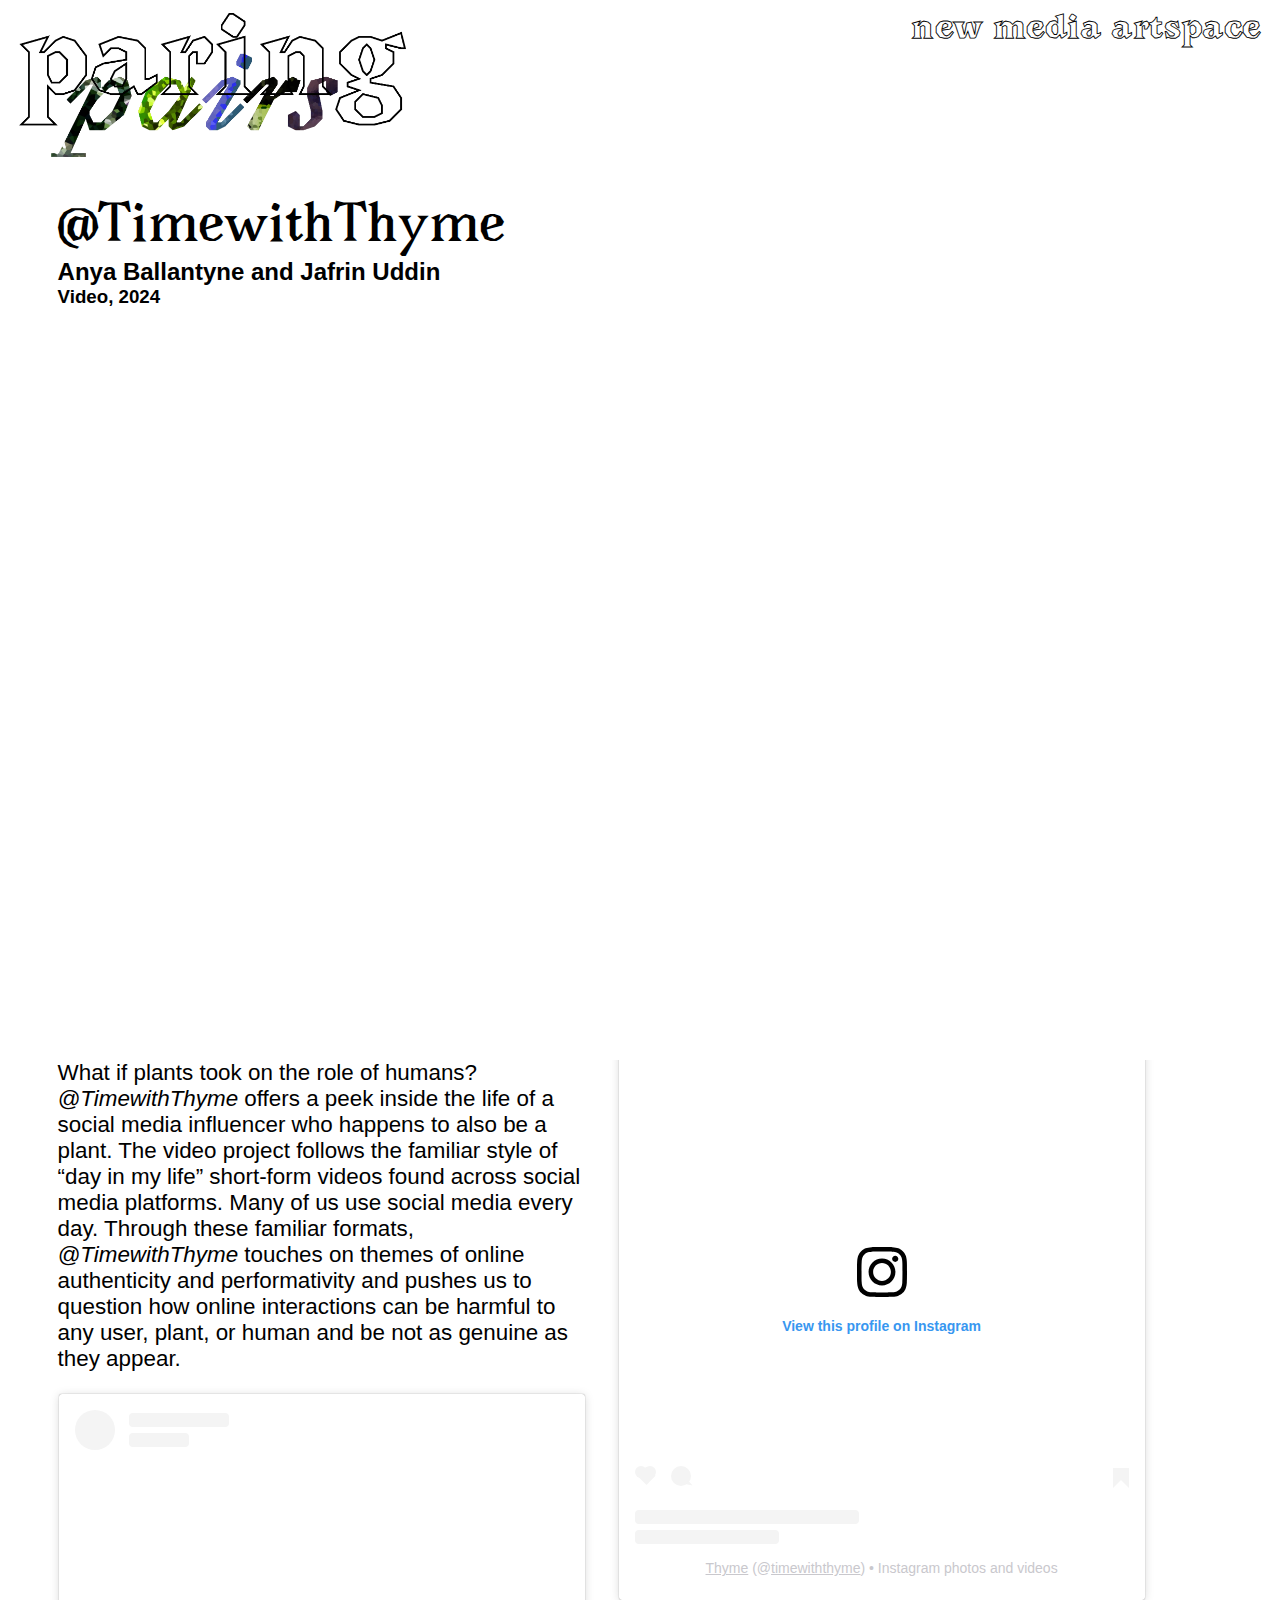
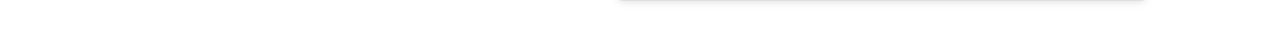
<file: timewiththyme.html>
<!DOCTYPE html>
<html lang="en">

<head>
    <meta charset="UTF-8">
    <meta name="viewport" content="width=device-width, initial-scale=1.0">
    <title>@TimewithThyme - Paring Pairs</title>
    <link rel="stylesheet" href="main.css">

</head>

<body>
    <nav><a href="index.html" class="menu-home"><img src="images/paring-pairs-title-final-2.png"
                alt="Paring Pairs"></img></a><a href="https://newmediartspace.info">New Media Artspace</a></nav>
    <main>
        <header class="project-header">
            <h1>@TimewithThyme</h1>
            <h2>Anya Ballantyne and Jafrin Uddin</h2>
            <h3>Video, 2024</h3>
        </header>
        <div class="vid-container">
            <div class="playbutton">
                <div class="playbutton-icon"><svg xmlns="http://www.w3.org/2000/svg" viewBox="0 0 278.99 322.15">
                        <path d="M273.99 161.08 2.5 4.33v313.49l271.49-156.74z" />
                    </svg>
                </div>
            </div>
            <iframe
                src="https://player.vimeo.com/video/912422094?badge=0&amp;autopause=0&amp;player_id=0&amp;app_id=58479"
                frameborder="0" allow="autoplay; fullscreen" allowfullscreen title=""></iframe>
        </div>
        <script src="https://player.vimeo.com/api/player.js"></script>
        <div class="body-text">
            <p>What if plants took on the role of humans? <em>@TimewithThyme</em> offers a peek inside the life of a
                social media influencer who happens to also be a plant. The video project follows the familiar style of
                &ldquo;day in my life&rdquo; short-form videos found across social media platforms. Many of us use
                social media every day. Through these familiar formats, <em>@TimewithThyme</em> touches on themes of
                online authenticity and performativity and pushes us to question how online interactions can be harmful
                to any user, plant, or human and be not as genuine as they appear.</p>
            <div class="follow-ig">
                <blockquote class="instagram-media"
                    data-instgrm-permalink="https://www.instagram.com/timewiththyme/?utm_source=ig_embed&amp;utm_campaign=loading"
                    data-instgrm-version="14"
                    style=" background:#FFF; border:0; border-radius:3px; box-shadow:0 0 1px 0 rgba(0,0,0,0.5),0 1px 10px 0 rgba(0,0,0,0.15); margin: 1px; max-width:540px; min-width:326px; padding:0; width:99.375%; width:-webkit-calc(100% - 2px); width:calc(100% - 2px);">
                    <div style="padding:16px;"> <a
                            href="https://www.instagram.com/timewiththyme/?utm_source=ig_embed&amp;utm_campaign=loading"
                            style=" background:#FFFFFF; line-height:0; padding:0 0; text-align:center; text-decoration:none; width:100%;"
                            target="_blank">
                            <div style=" display: flex; flex-direction: row; align-items: center;">
                                <div
                                    style="background-color: #F4F4F4; border-radius: 50%; flex-grow: 0; height: 40px; margin-right: 14px; width: 40px;">
                                </div>
                                <div
                                    style="display: flex; flex-direction: column; flex-grow: 1; justify-content: center;">
                                    <div
                                        style=" background-color: #F4F4F4; border-radius: 4px; flex-grow: 0; height: 14px; margin-bottom: 6px; width: 100px;">
                                    </div>
                                    <div
                                        style=" background-color: #F4F4F4; border-radius: 4px; flex-grow: 0; height: 14px; width: 60px;">
                                    </div>
                                </div>
                            </div>
                            <div style="padding: 19% 0;"></div>
                            <div style="display:block; height:50px; margin:0 auto 12px; width:50px;"><svg width="50px"
                                    height="50px" viewBox="0 0 60 60" version="1.1" xmlns="https://www.w3.org/2000/svg"
                                    xmlns:xlink="https://www.w3.org/1999/xlink">
                                    <g stroke="none" stroke-width="1" fill="none" fill-rule="evenodd">
                                        <g transform="translate(-511.000000, -20.000000)" fill="#000000">
                                            <g>
                                                <path
                                                    d="M556.869,30.41 C554.814,30.41 553.148,32.076 553.148,34.131 C553.148,36.186 554.814,37.852 556.869,37.852 C558.924,37.852 560.59,36.186 560.59,34.131 C560.59,32.076 558.924,30.41 556.869,30.41 M541,60.657 C535.114,60.657 530.342,55.887 530.342,50 C530.342,44.114 535.114,39.342 541,39.342 C546.887,39.342 551.658,44.114 551.658,50 C551.658,55.887 546.887,60.657 541,60.657 M541,33.886 C532.1,33.886 524.886,41.1 524.886,50 C524.886,58.899 532.1,66.113 541,66.113 C549.9,66.113 557.115,58.899 557.115,50 C557.115,41.1 549.9,33.886 541,33.886 M565.378,62.101 C565.244,65.022 564.756,66.606 564.346,67.663 C563.803,69.06 563.154,70.057 562.106,71.106 C561.058,72.155 560.06,72.803 558.662,73.347 C557.607,73.757 556.021,74.244 553.102,74.378 C549.944,74.521 548.997,74.552 541,74.552 C533.003,74.552 532.056,74.521 528.898,74.378 C525.979,74.244 524.393,73.757 523.338,73.347 C521.94,72.803 520.942,72.155 519.894,71.106 C518.846,70.057 518.197,69.06 517.654,67.663 C517.244,66.606 516.755,65.022 516.623,62.101 C516.479,58.943 516.448,57.996 516.448,50 C516.448,42.003 516.479,41.056 516.623,37.899 C516.755,34.978 517.244,33.391 517.654,32.338 C518.197,30.938 518.846,29.942 519.894,28.894 C520.942,27.846 521.94,27.196 523.338,26.654 C524.393,26.244 525.979,25.756 528.898,25.623 C532.057,25.479 533.004,25.448 541,25.448 C548.997,25.448 549.943,25.479 553.102,25.623 C556.021,25.756 557.607,26.244 558.662,26.654 C560.06,27.196 561.058,27.846 562.106,28.894 C563.154,29.942 563.803,30.938 564.346,32.338 C564.756,33.391 565.244,34.978 565.378,37.899 C565.522,41.056 565.552,42.003 565.552,50 C565.552,57.996 565.522,58.943 565.378,62.101 M570.82,37.631 C570.674,34.438 570.167,32.258 569.425,30.349 C568.659,28.377 567.633,26.702 565.965,25.035 C564.297,23.368 562.623,22.342 560.652,21.575 C558.743,20.834 556.562,20.326 553.369,20.18 C550.169,20.033 549.148,20 541,20 C532.853,20 531.831,20.033 528.631,20.18 C525.438,20.326 523.257,20.834 521.349,21.575 C519.376,22.342 517.703,23.368 516.035,25.035 C514.368,26.702 513.342,28.377 512.574,30.349 C511.834,32.258 511.326,34.438 511.181,37.631 C511.035,40.831 511,41.851 511,50 C511,58.147 511.035,59.17 511.181,62.369 C511.326,65.562 511.834,67.743 512.574,69.651 C513.342,71.625 514.368,73.296 516.035,74.965 C517.703,76.634 519.376,77.658 521.349,78.425 C523.257,79.167 525.438,79.673 528.631,79.82 C531.831,79.965 532.853,80.001 541,80.001 C549.148,80.001 550.169,79.965 553.369,79.82 C556.562,79.673 558.743,79.167 560.652,78.425 C562.623,77.658 564.297,76.634 565.965,74.965 C567.633,73.296 568.659,71.625 569.425,69.651 C570.167,67.743 570.674,65.562 570.82,62.369 C570.966,59.17 571,58.147 571,50 C571,41.851 570.966,40.831 570.82,37.631">
                                                </path>
                                            </g>
                                        </g>
                                    </g>
                                </svg></div>
                            <div style="padding-top: 8px;">
                                <div
                                    style=" color:#3897f0; font-family:Arial,sans-serif; font-size:14px; font-style:normal; font-weight:550; line-height:18px;">
                                    View this profile on Instagram</div>
                            </div>
                            <div style="padding: 12.5% 0;"></div>
                            <div style="display: flex; flex-direction: row; margin-bottom: 14px; align-items: center;">
                                <div>
                                    <div
                                        style="background-color: #F4F4F4; border-radius: 50%; height: 12.5px; width: 12.5px; transform: translateX(0px) translateY(7px);">
                                    </div>
                                    <div
                                        style="background-color: #F4F4F4; height: 12.5px; transform: rotate(-45deg) translateX(3px) translateY(1px); width: 12.5px; flex-grow: 0; margin-right: 14px; margin-left: 2px;">
                                    </div>
                                    <div
                                        style="background-color: #F4F4F4; border-radius: 50%; height: 12.5px; width: 12.5px; transform: translateX(9px) translateY(-18px);">
                                    </div>
                                </div>
                                <div style="margin-left: 8px;">
                                    <div
                                        style=" background-color: #F4F4F4; border-radius: 50%; flex-grow: 0; height: 20px; width: 20px;">
                                    </div>
                                    <div
                                        style=" width: 0; height: 0; border-top: 2px solid transparent; border-left: 6px solid #f4f4f4; border-bottom: 2px solid transparent; transform: translateX(16px) translateY(-4px) rotate(30deg)">
                                    </div>
                                </div>
                                <div style="margin-left: auto;">
                                    <div
                                        style=" width: 0px; border-top: 8px solid #F4F4F4; border-right: 8px solid transparent; transform: translateY(16px);">
                                    </div>
                                    <div
                                        style=" background-color: #F4F4F4; flex-grow: 0; height: 12px; width: 16px; transform: translateY(-4px);">
                                    </div>
                                    <div
                                        style=" width: 0; height: 0; border-top: 8px solid #F4F4F4; border-left: 8px solid transparent; transform: translateY(-4px) translateX(8px);">
                                    </div>
                                </div>
                            </div>
                            <div
                                style="display: flex; flex-direction: column; flex-grow: 1; justify-content: center; margin-bottom: 24px;">
                                <div
                                    style=" background-color: #F4F4F4; border-radius: 4px; flex-grow: 0; height: 14px; margin-bottom: 6px; width: 224px;">
                                </div>
                                <div
                                    style=" background-color: #F4F4F4; border-radius: 4px; flex-grow: 0; height: 14px; width: 144px;">
                                </div>
                            </div>
                        </a>
                        <p
                            style=" color:#c9c8cd; font-family:Arial,sans-serif; font-size:14px; line-height:17px; margin-bottom:0; margin-top:8px; overflow:hidden; padding:8px 0 7px; text-align:center; text-overflow:ellipsis; white-space:nowrap;">
                            <a href="https://www.instagram.com/timewiththyme/?utm_source=ig_embed&amp;utm_campaign=loading"
                                style=" color:#c9c8cd; font-family:Arial,sans-serif; font-size:14px; font-style:normal; font-weight:normal; line-height:17px;"
                                target="_blank">Thyme</a> (@<a
                                href="https://www.instagram.com/timewiththyme/?utm_source=ig_embed&amp;utm_campaign=loading"
                                style=" color:#c9c8cd; font-family:Arial,sans-serif; font-size:14px; font-style:normal; font-weight:normal; line-height:17px;"
                                target="_blank">timewiththyme</a>) • Instagram photos and videos
                        </p>
                    </div>
                </blockquote>
                <script async src="//www.instagram.com/embed.js"></script>
            </div>
        </div>
    </main>
    <script src="https://code.jquery.com/jquery-3.6.1.slim.min.js"
        integrity="sha256-w8CvhFs7iHNVUtnSP0YKEg00p9Ih13rlL9zGqvLdePA=" crossorigin="anonymous"></script>
    <script src="main.js"></script>

</body>

</html>
</file>
<file: main.css>
@font-face {
    font-family: 'Avara_Bold';
    src: url('webfonts/Bold/Avara-Bold.eot');
    src: url('webfonts/Bold/Avara-Bold.eot?#iefix') format('embedded-opentype'),
        url('webfonts/Bold/Avara-Bold.woff') format('woff'),
        url('webfonts/Bold/Avara-Bold.woff2') format('woff2'),
        url('webfonts/Bold/Avara-Bold.ttf') format('truetype');
    font-weight: normal;
    font-style: normal;
}

@font-face {
    font-family: 'Avara_Bold Italic';
    src: url('webfonts/BoldItalic/Avara-BoldItalic.eot');
    src: url('webfonts/BoldItalic/Avara-BoldItalic.eot?#iefix') format('embedded-opentype'),
        url('webfonts/BoldItalic/Avara-BoldItalic.woff') format('woff'),
        url('webfonts/BoldItalic/Avara-BoldItalic.woff2') format('woff2'),
        url('webfonts/BoldItalic/Avara-BoldItalic.ttf') format('truetype');
    font-weight: normal;
    font-style: normal;
}

@font-face {
    font-family: 'Avara_Black';
    src: url('webfonts/Black/Avara-Black.eot');
    src: url('webfonts/Black/Avara-Black.eot?#iefix') format('embedded-opentype'),
        url('webfonts/Black/Avara-Black.woff') format('woff'),
        url('webfonts/Black/Avara-Black.woff2') format('woff2'),
        url('webfonts/Black/Avara-Black.ttf') format('truetype');
    font-weight: normal;
    font-style: normal;
}

body {
    font-family: 'Proza Libre', sans-serif;
    margin: 1vw 1.5vw;
}


main {
    margin: 0 3vw 3vw 3vw;
}

.project-header>h1,
.project-header>h2,
.project-header>h3 {
    margin: 0;
}

.project-header {
    margin: 2em 0 3em 0;
}

.exhibition-title h1 {
    width: 100%;
    display: flex;
    justify-content: center;
    margin: 0;
}

.exhibition-title img {
    max-width: 80vw;
    max-height: 3.8em;
    margin-top: 0.6em;
}

.menu-home img {
    max-width: 60vw;
    max-height: 5em;
}


p {
    font-size: 1.4rem;
}

h1 {
    font-family: 'Avara_Bold';
    font-size: 3em;
    /*text-transform: lowercase;*/
}

nav {
    display: flex;
    justify-content: space-between;
    text-transform: lowercase;
}

nav a:last-child {
    text-align: right;
}

nav a,
.artists-list a {
    font-family: 'Avara_Black';
    font-size: 1.8rem;
    text-decoration: none;
    transition: 0.5s;
    letter-spacing: 0.02em;
}

nav a {
    color: rgb(0, 0, 0, 0.7);
    -webkit-text-fill-color: transparent;
    -webkit-text-stroke-width: 0.03em;
    -webkit-text-stroke-color: black;
}

.artists-list a {
    color: black;
    -webkit-text-stroke-width: 0em;
    -webkit-text-stroke-color: rgb(0, 0, 0, 0);
    -webkit-text-fill-color: black;
}

nav a:hover {
    color: black;
    -webkit-text-stroke-width: 0em;
    -webkit-text-stroke-color: rgb(0, 0, 0, 0);
    -webkit-text-fill-color: black;
}

.artists-list {
    display: flex;
    justify-content: center;
    align-items: center;
    flex-direction: column;
}

.middle-icon {
    pointer-events: none;
    position: absolute;
    display: flex;
    align-items: center;
    flex-direction: column;
    height: 6em;
    width: 6em;
    z-index: -5;
}


.line1 {
    width: 5.8em;
    height: 0.18em;
    animation-duration: 10s;
    background: transparent;
    outline: 3px #000000 solid;
    animation-name: morph1;
    animation-iteration-count: infinite;
    animation-timing-function: linear;
    rotate: 90deg;
}

.line2 {
    background: black;
    height: 0.21em;
    width: 0.21em;
    animation-duration: 10s;
    animation-name: morph2;
    animation-iteration-count: infinite;
    animation-timing-function: linear;
    transform: scaleX(30);
}

@keyframes morph1 {

    19% {
        transform: rotate(90deg) translateY(20px);
    }

    51% {
        transform: rotate(180deg);
    }

    71% {
        transform: rotate(270deg) translateY(20px);
    }

    100% {
        transform: rotate(360deg);
    }

}

@keyframes morph2 {
    0% {
        transform: scaleX(30);
    }

    15% {
        transform: scaleX(1);
    }

    22% {
        transform: scaleX(30);
    }

    35% {
        transform: scaleX(1);
    }

    48% {
        transform: scaleY(30) scaleX(1);
    }

    52% {
        transform: scaleY(30) scaleX(1);
    }

    65% {
        transform: scaleX(1);
    }

    75% {
        transform: scaleX(30);
    }

    85% {
        transform: scaleX(1);
    }

    100% {
        transform: scaleX(30);
    }
}


.artists-row-names {
    display: flex;
    justify-content: center;
    gap: 20vw;
    transition: 2s;
    text-transform: lowercase;
    background: none;
    flex-wrap: wrap;
}

.artists-row>*>span {
    transition: 2s;
    margin: 0;
}

.olivia-allison-row>*>span {
    /*-webkit-text-fill-color: #81916e;*/
    -webkit-text-fill-color: #8c8d94;
    color: #8c8d94;
}

.angela-jessica-row>*>span {
    /*-webkit-text-fill-color: #478a91;*/
    -webkit-text-fill-color: #8789bf;
    color: #8789bf;
}

.fariha-nishat-row>*>span {
    /*-webkit-text-fill-color: #909149;*/
    -webkit-text-fill-color: #755a7f;
    color: #755a7f;
}

.anya-jafrin-row>*>span {
    -webkit-text-fill-color: #78a85e;
    color: #78a85e;
}

.anika-cindy-row>*>span {
    -webkit-text-fill-color: #386c56;
    color: #386c56;
}

.artists-subrow {
    opacity: 0;
    transition: 1s;
    text-align: center;
    max-height: 0px;
    font-family: 'Avara_Bold Italic';
    margin-top: -0.16em;
    /*text-transform: lowercase;*/
}

.artists-row {
    margin: 0.02em;
}

.artists-row:hover .artists-subrow {
    opacity: 1;
    max-height: 1.5em;
    margin-top: -0.8em;
    pointer-events: none;
}

.artists-row:before {
    transition: 2s;
    pointer-events: none;
    z-index: -1;
}

.artists-row:hover .artists-row-names,
.artists-row:active .artists-row-names {
    gap: 0em;
}

.artists-row:hover:before {
    content: ' ';
    display: block;
    position: absolute;
    left: 0;
    top: 0;
    min-width: 100%;
    min-height: 100%;
    opacity: 0.45;
    background-repeat: no-repeat;
    background-position: center;
    position: fixed;
    background-size: contain;
}

.olivia-allison-row:hover:before {
    background-image: url(images/allisonolivia-1.png);
}

.angela-jessica-row:hover:before {
    background-image: url(images/angelajessica-1.png);
}

.fariha-nishat-row:hover:before {
    background-image: url(images/farihanishat-1.jpg);
}

.anya-jafrin-row:hover:before {
    background-image: url(images/anyajafrin-1.jpg);
}

.anika-cindy-row:hover:before {
    background-image: url(images/anikacindy-1.png);
}

.artists-row:hover .artists-row-names span {
    color: rgb(0, 0, 0, 0.7);
    -webkit-text-fill-color: transparent;
    -webkit-text-stroke-width: 0.03em;
    -webkit-text-stroke-color: black;
}

.body-text {
    columns: 2 auto;
    column-gap: 2em;
    max-width: 68em;
}

@media (max-width:68em) {
    .body-text {
        columns: 1;
    }
}

.body-text p:not(:last-child),
.body-text p:first-child {
    margin: 0 0 1.4rem 0;
}

.body-text p:last-child:not(:first-child) {
    margin: 0;
}

hr {
    border-bottom: 1px #000000 solid;
    margin: 2em 0;
}

@media (hover: none) {
    nav {
        flex-direction: column;
        align-items: center;
        border-bottom: 1px solid black;
        padding-bottom: 1em;
    }

    nav a {
        font-size: 1.5rem;

    }

    .middle-icon {
        display: none;
    }

    .artists-row .artists-row-names {
        gap: 0em;
    }

    .artists-row .artists-subrow {
        opacity: 1;
        max-height: 1.5em;
        margin-top: -0.6em;
        pointer-events: none;
    }

    .artists-row .artists-row-names {
        -webkit-text-stroke-width: 0.03em;
        -webkit-text-stroke-color: black;
        color: rgb(0, 0, 0, 0.7);
        -webkit-text-fill-color: transparent;
    }

}


.vid-container {
    padding: 56.3% 0 0 0;
    position: relative;
    margin-bottom: 3em;
}

.vid-container iframe {
    position: absolute;
    top: 0;
    left: 0;
    width: 100%;
    height: 100%;
    max-height: 100vh;
}

.playbutton {
    margin-top: -40%;
    z-index: 100;
    position: absolute;
    display: flex;
    justify-content: center;
    align-items: center;
    width: 100%;
}

.playbutton-icon {
    width: 16%;
    opacity: 1;
    transition: 0.6s;
    cursor: pointer;
}

.playbutton-icon svg path {
    fill: rgb(255, 255, 255, 0.4);
    stroke: #fff;
    stroke-miterlimit: 10;
    stroke-width: 0.4em;
    transition: 0.6s;
}

.discordant-page .playbutton-icon svg path {
    stroke: #000;

}

.playbutton-icon:hover svg path {
    fill: #fff;
}

.discordant-page .playbutton-icon:hover svg path {
    fill: #000;
}

.hide {
    opacity: 0;
    visibility: hidden;
}

.show {
    opacity: 1;
}

.image-container {
    display: flex;
    justify-content: center;
    margin-bottom: 3em;
}

.image-container h4 {
    font-size: 1.5em;
    text-align: center;
}

.image-inner-container {
    gap: 6em;
    display: flex;
    justify-content: center;
    align-items: center;
    flex-direction: column;
    width: 100%;
}

.image-group {
    gap: 4em;
    display: flex;
    justify-content: center;
    flex-direction: column;
}

.image-container img {
    object-fit: contain;
    height: auto;
    width: auto;
}

.image-group img:nth-child(odd) {
    margin-left: 35%;
    max-height: 160vh;

}

.image-group img:nth-child(even) {
    margin-left: -35%;
    max-height: 140vh;

}

.image-overlay {
    position: absolute;
    text-align: center;
    background-color: rgb(0, 0, 0, 0.6);
    border: 2px solid white;
    color: white;
    padding: 1em 2em;
}

.changing-perspectives-image img {
    max-width: 100%;
}
</file>
<file: changing-perspectives/styles.css>
.cutive-regular {
    font-family: "Cutive", serif;
   font-weight: 400;
  font-style: normal;
  }
  
  p{
    font-family: "Cutive", serif;
   font-weight: 400;
  font-style: normal;
  line-height: 2;
  }

  img{
    padding: 20px;
  }

  h1{
    font-family: "Cutive", serif;
   font-weight: 400;
   font-size: 50px;
   text-align: center;
   margin-bottom: 20px;
   letter-spacing: 2px;
  }

  body{
    /*background-color: #FFFF00;*/
    background-color: #0000AA;
    color: #ffffff;
    font-family: "Cutive", serif;
   font-weight: 400;
  font-style: normal;
  }

  a{
    color: lightgray;
  }

  .title_page_container {
    text-align: center;
    
  }
  
  
  .title_image {
    margin-top: 20px;
  }
  
  .names {
    font-size: 18px;
    margin-top: 20px;
    font-size: 20px;
  }
  
  .exhibition {
    font-size: 16px;
    margin-top: 10px;
    font-size: 15px;
  }

  .carousel-indicators li{
    margin-top: -100px;
  }

  .carousel-inner{
    padding-left: 10%;
    padding-right: 10%;
    padding-bottom: 10%;
  }

  .heading {
    width: 100%; 
    display: flex; 
    justify-content: center; 
    align-items: center; 
    text-align: center; 
    position: relative; 
    z-index: 10; 
    margin-top: 50px;
    }

  .carousel-item{
      display: none;
      flex-direction: row;
      align-items: center;
      justify-content: center;
      flex-wrap: wrap;
  }

  .carousel-item.active {
      display: flex;
  }

  .gif-container, .text-container {
      flex: 50%;
      text-align: justify;
  }
  
  .gif-container img {
      max-width: 100%;
      height: auto;
  }

  
  summary {
    color: #fff;
    background: #000;
    flex: 50%;
    width: 2rem;
    height: 2rem;
    position: absolute;
    top: 0.5rem;
    right: 0.5rem;
    z-index: 2;
    border-radius: 50%;
    background-image: url("https://assets.codepen.io/128034/play_circle_filled-24px.svg");
    background-size: 90% auto;
    background-repeat: no-repeat;
    background-position: center;
    background-color: white;
  }
  
  [open] summary {
    background-image: url("https://assets.codepen.io/128034/pause_circle_filled-24px.svg");
    box-shadow: 0 0 0 2px #fff;
    background-color: white;
  }
  
  details {
    position: relative;
  }
  
  /* for blink/webkit */
  details summary::-webkit-details-marker {
    display: none;
  }
  /* for firefox */
  details > summary:first-of-type {
    list-style: none;
  }
  
  summary + * {
    /*position: absolute;
    top: 0;
    left: 0;
    right: 0;
    bottom: 0;*/
    padding: 1rem;
    /*padding-top: 3rem;*/
    background: #0000AA;
    color: #fff;
    overflow-y: auto;
  }
  
  summary + * a {
    color: #fff;
  }
  summary:focus {
    box-shadow: 0 0 0 0.25rem #000;
    outline: transparent;
  }
  
  .gif-container {
    display: grid;
    grid-template-columns: 1fr;
  }
  
  .gif-container>* {
    grid-row-start: 1;
    grid-column-start: 1;
  }

  /*mobile responsive code*/
  
  
  @media (max-width: 768px) {
    .carousel-item {
      padding: 0 10px;
    }
    
    .title_page_container {
      max-width: 90%;
    }
    
    img {
      max-width: 100%;
      height: auto;
    }
    
    .names,
    .exhibition {
      margin-top: 10px;
      font-size: 14px;
      padding-bottom: 70px;
      padding-top: -50px;
    }
    
    .text-container p{
      font-size: 12px;
      text-align: left;
      padding-bottom: 70px;
    }

    h1{
      font-size: 35px;
    }

    .carousel-indicators {
      bottom: 10px;
      margin-top: 50px;
    }
    
    .carousel-control-prev,
    .carousel-control-next {
      top: calc(50% - 20px);
    }
    
    .carousel-control-prev-icon,
    .carousel-control-next-icon {
      width: 30px;
      height: 30px;
    }
  }
</file>
